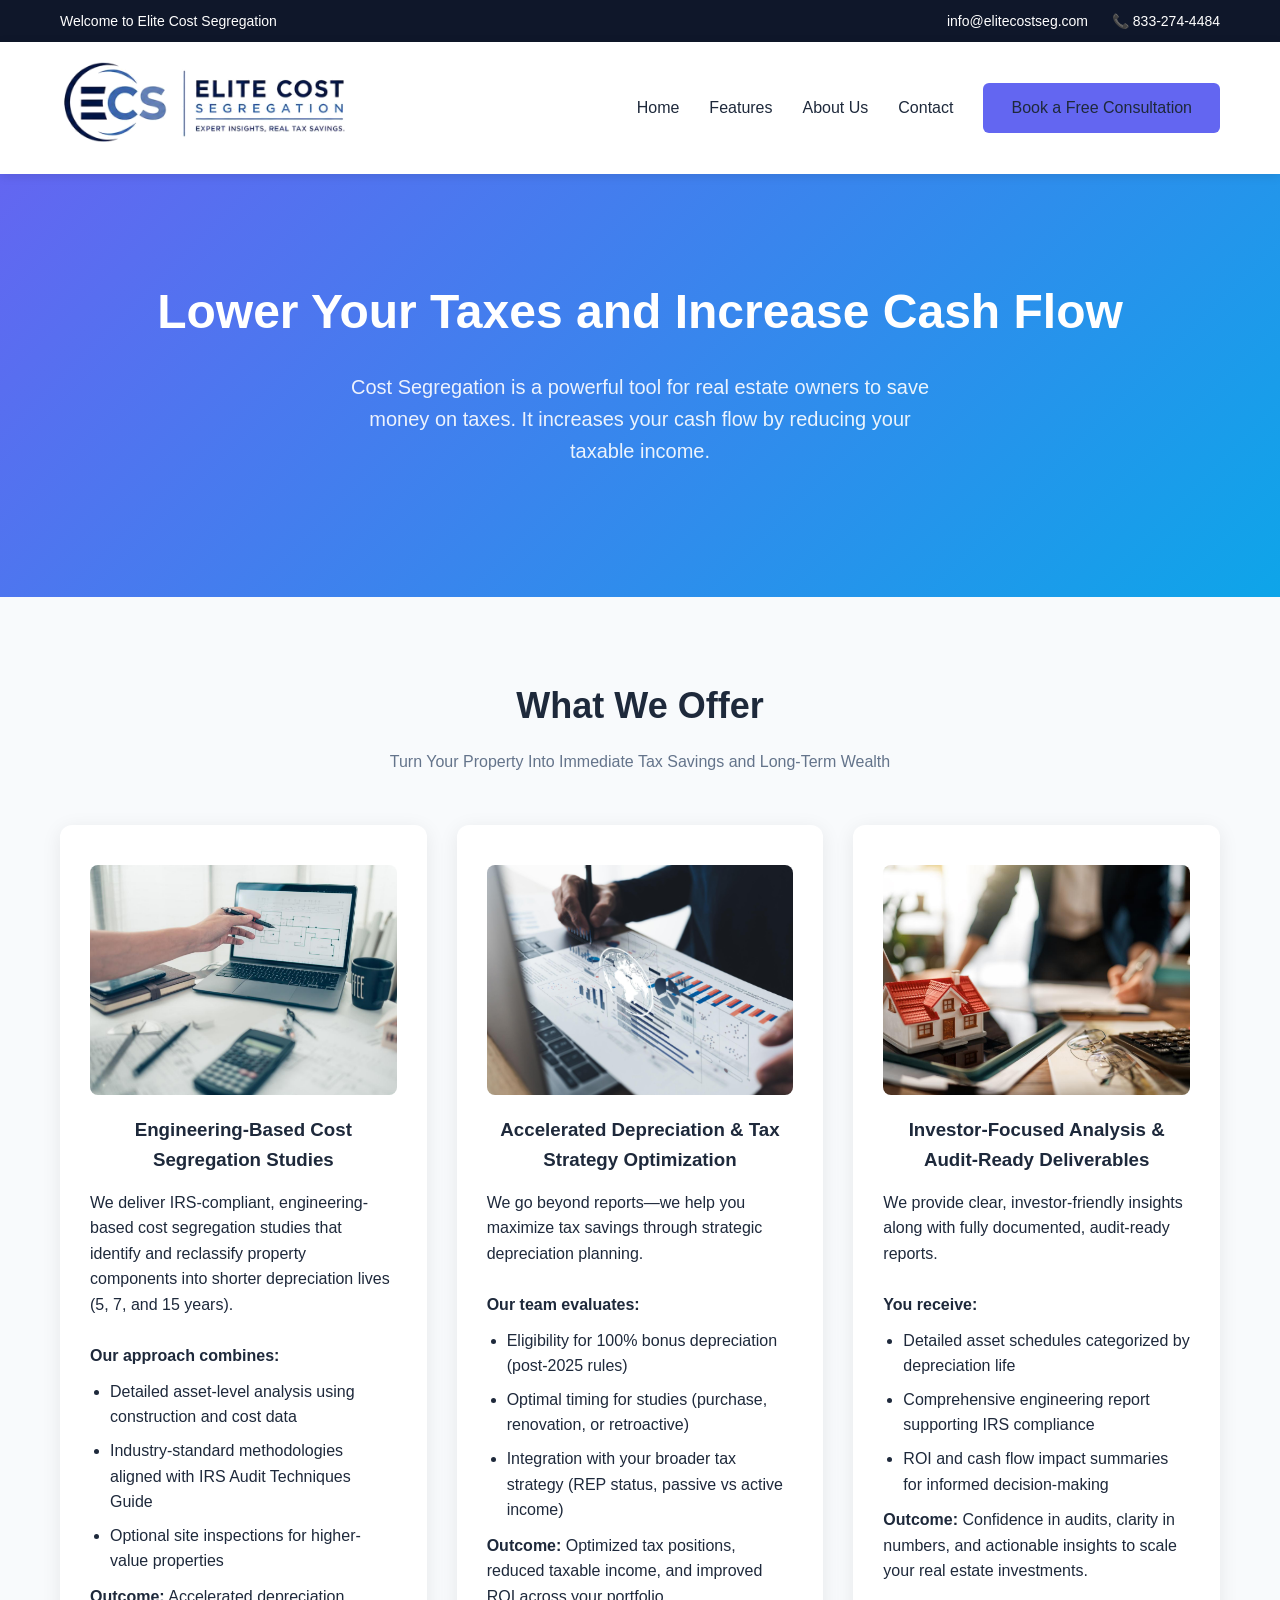
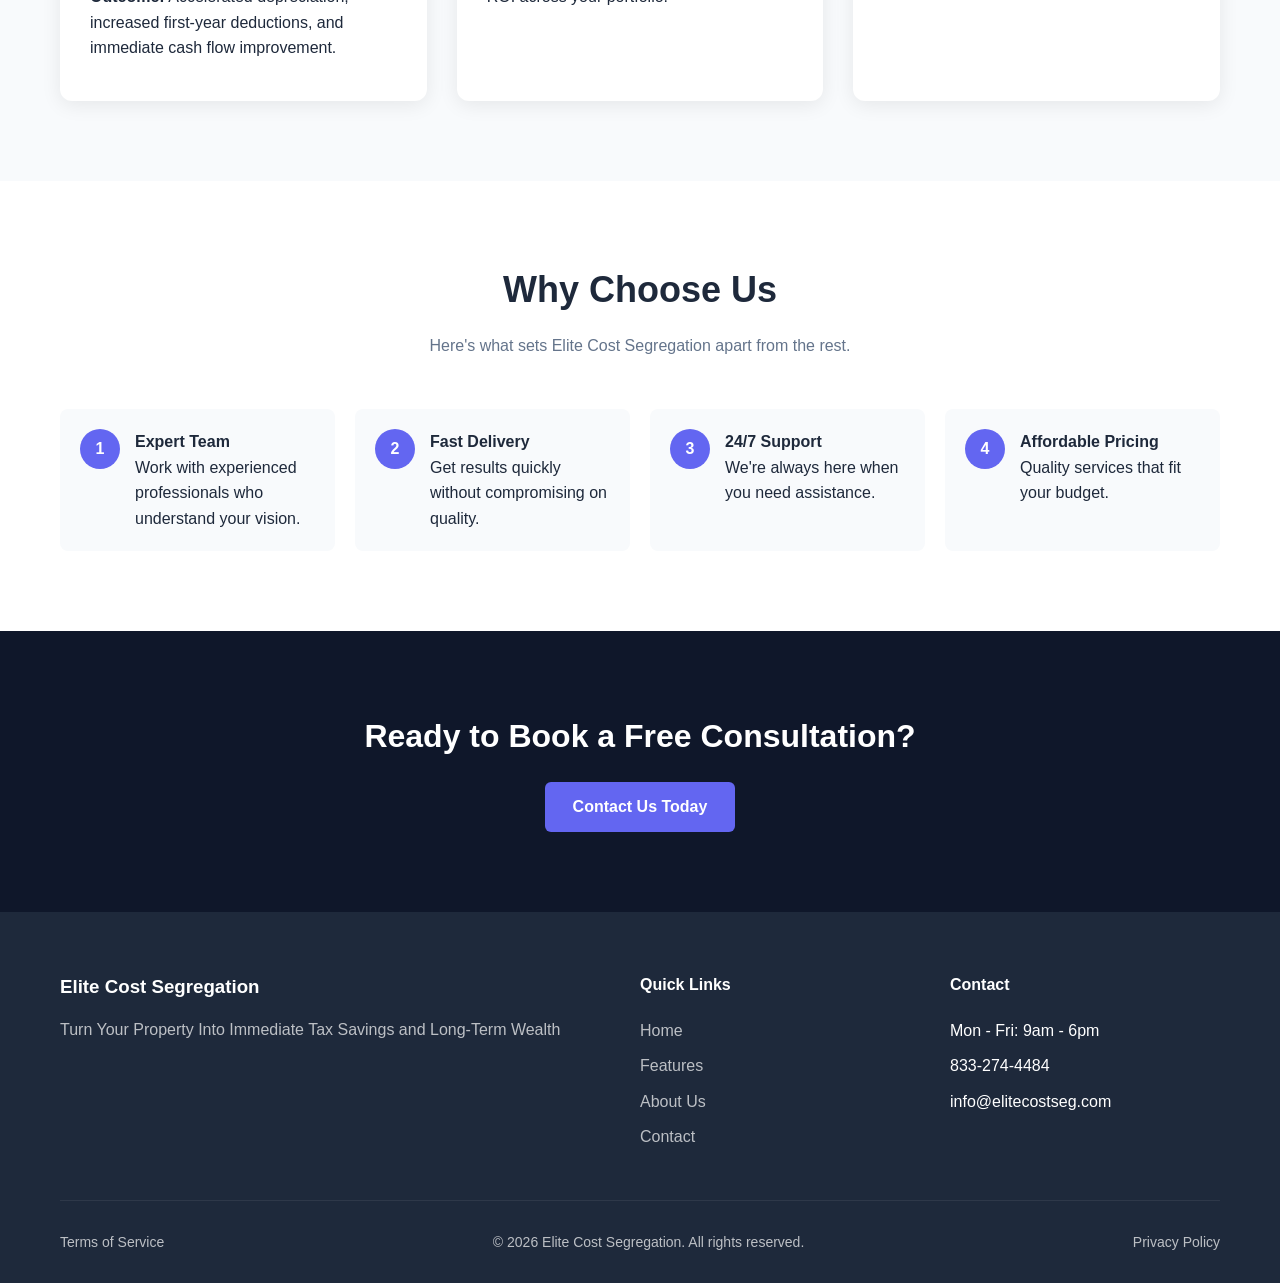
<file: index.html>
<!DOCTYPE html>
<html lang="en">
<head>
    <meta charset="UTF-8">
    <meta name="viewport" content="width=device-width, initial-scale=1.0">
    <title>Elite Cost Segregation</title>
    <link rel="stylesheet" href="styles.css">
</head>
<body>
    <!-- Top Bar -->
    <div class="top-bar">
        <div class="container">
            <span>Welcome to Elite Cost Segregation</span>
            <div>
                <a href="mailto:info@elitecostseg.com">info@elitecostseg.com</a>
                <a href="tel:+18332744484">📞 833-274-4484</a>
            </div>
        </div>
    </div>

    <!-- Navigation -->
    <nav class="navbar">
        <div class="container">
            <a href="index.html" class="logo"><img src="ecs_logo_transparent.png" alt="Elite Cost Segregation" class="logo-img"></a>
            <ul class="nav-links">
                <li><a href="index.html">Home</a></li>
                <li><a href="#features">Features</a></li>
                <li><a href="faqs.html">About Us</a></li>
                <li><a href="contact.html">Contact</a></li>
                <li><a href="get-started.html" class="btn btn-primary">Book a Free Consultation</a></li>
            </ul>
        </div>
    </nav>

    <!-- Hero Section -->
    <section class="hero">
        <div class="container">
            <h1>Lower Your Taxes and Increase Cash Flow</h1>
            <p>Cost Segregation is a powerful tool for real estate owners to save money on taxes. It increases your cash flow by reducing your taxable income.</p>
            
        </div>
    </section>

    <!-- Features Section -->
    <section class="section features" id="features">
        <div class="container">
            <div class="section-title">
                <h2>What We Offer</h2>
                <p>Turn Your Property Into Immediate Tax Savings and Long-Term Wealth</p>
            </div>
            
            <div class="feature-grid">
                <div class="feature-card">
                    <div class="carousel">
                        <img src="section1-pic1.jpg" alt="Cost Segregation 1" class="carousel-img active">
                        <img src="section1-pic2.jpg" alt="Cost Segregation 2" class="carousel-img">
                        <img src="section1-pic3.jpg" alt="Cost Segregation 3" class="carousel-img">
                        <img src="section1-pic4.jpg" alt="Cost Segregation 4" class="carousel-img">
                        <img src="section1-pic5.jpg" alt="Cost Segregation 5" class="carousel-img">
                        <img src="section1-pic6.jpg" alt="Cost Segregation 6" class="carousel-img">
                    </div>
                    <h3>Engineering-Based Cost Segregation Studies</h3>
                    <p>We deliver IRS-compliant, engineering-based cost segregation studies that identify and reclassify property components into shorter depreciation lives (5, 7, and 15 years).</p>
                    <br>
                    <p><strong>Our approach combines:</strong></p>
                    <ul>
                        <li>Detailed asset-level analysis using construction and cost data</li>
                        <li>Industry-standard methodologies aligned with IRS Audit Techniques Guide</li>
                        <li>Optional site inspections for higher-value properties</li>
                    </ul>
                    <p><strong>Outcome:</strong> Accelerated depreciation, increased first-year deductions, and immediate cash flow improvement.</p>
                </div>
                
                <div class="feature-card">
                    <div class="carousel carousel-2">
                        <img src="section2-pic1.jpg" alt="Tax Strategy 1" class="carousel-img active">
                        <img src="section2-pic2.jpg" alt="Tax Strategy 2" class="carousel-img">
                        <img src="section2-pic3.jpg" alt="Tax Strategy 3" class="carousel-img">
                        <img src="section2-pic4.jpg" alt="Tax Strategy 4" class="carousel-img">
                        <img src="section2-pic5.jpg" alt="Tax Strategy 5" class="carousel-img">
                        <img src="section2-pic6.jpg" alt="Tax Strategy 6" class="carousel-img">
                    </div>
                    <h3>Accelerated Depreciation & Tax Strategy Optimization</h3>
                    <p>We go beyond reports—we help you maximize tax savings through strategic depreciation planning.</p>
                    <br>
                    <p><strong>Our team evaluates:</strong></p>
                    <ul>
                        <li>Eligibility for 100% bonus depreciation (post-2025 rules)</li>
                        <li>Optimal timing for studies (purchase, renovation, or retroactive)</li>
                        <li>Integration with your broader tax strategy (REP status, passive vs active income)</li>
                    </ul>
                    <p><strong>Outcome:</strong> Optimized tax positions, reduced taxable income, and improved ROI across your portfolio.</p>
                </div>
                
                <div class="feature-card">
                    <div class="carousel">
                        <img src="section3-pic1.jpg" alt="Audit-Ready 1" class="carousel-img active">
                        <img src="section3-pic2.jpg" alt="Audit-Ready 2" class="carousel-img">
                        <img src="section3-pic3.jpg" alt="Audit-Ready 3" class="carousel-img">
                        <img src="section3-pic4.jpg" alt="Audit-Ready 4" class="carousel-img">
                        <img src="section3-pic5.jpg" alt="Audit-Ready 5" class="carousel-img">
                        <img src="section3-pic6.jpg" alt="Audit-Ready 6" class="carousel-img">
                    </div>
                    <h3>Investor-Focused Analysis & Audit-Ready Deliverables</h3>
                    <p>We provide clear, investor-friendly insights along with fully documented, audit-ready reports.</p>
                    <br>
                    <p><strong>You receive:</strong></p>
                    <ul>
                        <li>Detailed asset schedules categorized by depreciation life</li>
                        <li>Comprehensive engineering report supporting IRS compliance</li>
                        <li>ROI and cash flow impact summaries for informed decision-making</li>
                    </ul>
                    <p><strong>Outcome:</strong> Confidence in audits, clarity in numbers, and actionable insights to scale your real estate investments.</p>
                </div>
            </div>
        </div>
    </section>

    <!-- Benefits Section -->
    <section class="section" id="benefits">
        <div class="container">
            <div class="section-title">
                <h2>Why Choose Us</h2>
                <p>Here's what sets Elite Cost Segregation apart from the rest.</p>
            </div>
            
            <div class="benefits-grid">
                <div class="benefit-item">
                    <div class="benefit-number">1</div>
                    <div>
                        <h4>Expert Team</h4>
                        <p>Work with experienced professionals who understand your vision.</p>
                    </div>
                </div>
                
                <div class="benefit-item">
                    <div class="benefit-number">2</div>
                    <div>
                        <h4>Fast Delivery</h4>
                        <p>Get results quickly without compromising on quality.</p>
                    </div>
                </div>
                
                <div class="benefit-item">
                    <div class="benefit-number">3</div>
                    <div>
                        <h4>24/7 Support</h4>
                        <p>We're always here when you need assistance.</p>
                    </div>
                </div>
                
                <div class="benefit-item">
                    <div class="benefit-number">4</div>
                    <div>
                        <h4>Affordable Pricing</h4>
                        <p>Quality services that fit your budget.</p>
                    </div>
                </div>
            </div>
        </div>
    </section>

    <!-- CTA Section -->
    <section class="section cta">
        <div class="container">
            <h2>Ready to Book a Free Consultation?</h2>
            <a href="contact.html" class="btn btn-primary">Contact Us Today</a>
        </div>
    </section>

    <!-- Footer -->
    <footer class="footer">
        <div class="container">
            <div class="footer-grid">
                <div class="footer-brand">
                    <h3>Elite Cost Segregation</h3>
                    <p>Turn Your Property Into Immediate Tax Savings and Long-Term Wealth</p>
                </div>
                
                <div>
                    <h4>Quick Links</h4>
                    <ul>
                        <li><a href="index.html">Home</a></li>
                        <li><a href="#features">Features</a></li>
                        <li><a href="faqs.html">About Us</a></li>
                        <li><a href="contact.html">Contact</a></li>
                    </ul>
                </div>
                
                <div>
                    <h4>Contact</h4>
                    <ul>
                        <li>Mon - Fri: 9am - 6pm</li>
                        <li>833-274-4484</li>
                        <li>info@elitecostseg.com</li>
                    </ul>
                </div>
                
            </div>
            
            <div class="footer-bottom">
                <span><a href="terms-of-service.html">Terms of Service</a></span>
                <span>© 2026 Elite Cost Segregation. All rights reserved.</span>
                <span><a href="privacy-policy.html">Privacy Policy</a></span>
            </div>
        </div>
    </footer>
    <script>
        document.querySelectorAll('.carousel').forEach(carousel => {
            const imgs = carousel.querySelectorAll('.carousel-img');
            let current = 0;
            setInterval(() => {
                imgs[current].classList.remove('active');
                current = (current + 1) % imgs.length;
                imgs[current].classList.add('active');
            }, 2000);
        });
    </script>
</body>
</html>
</file>
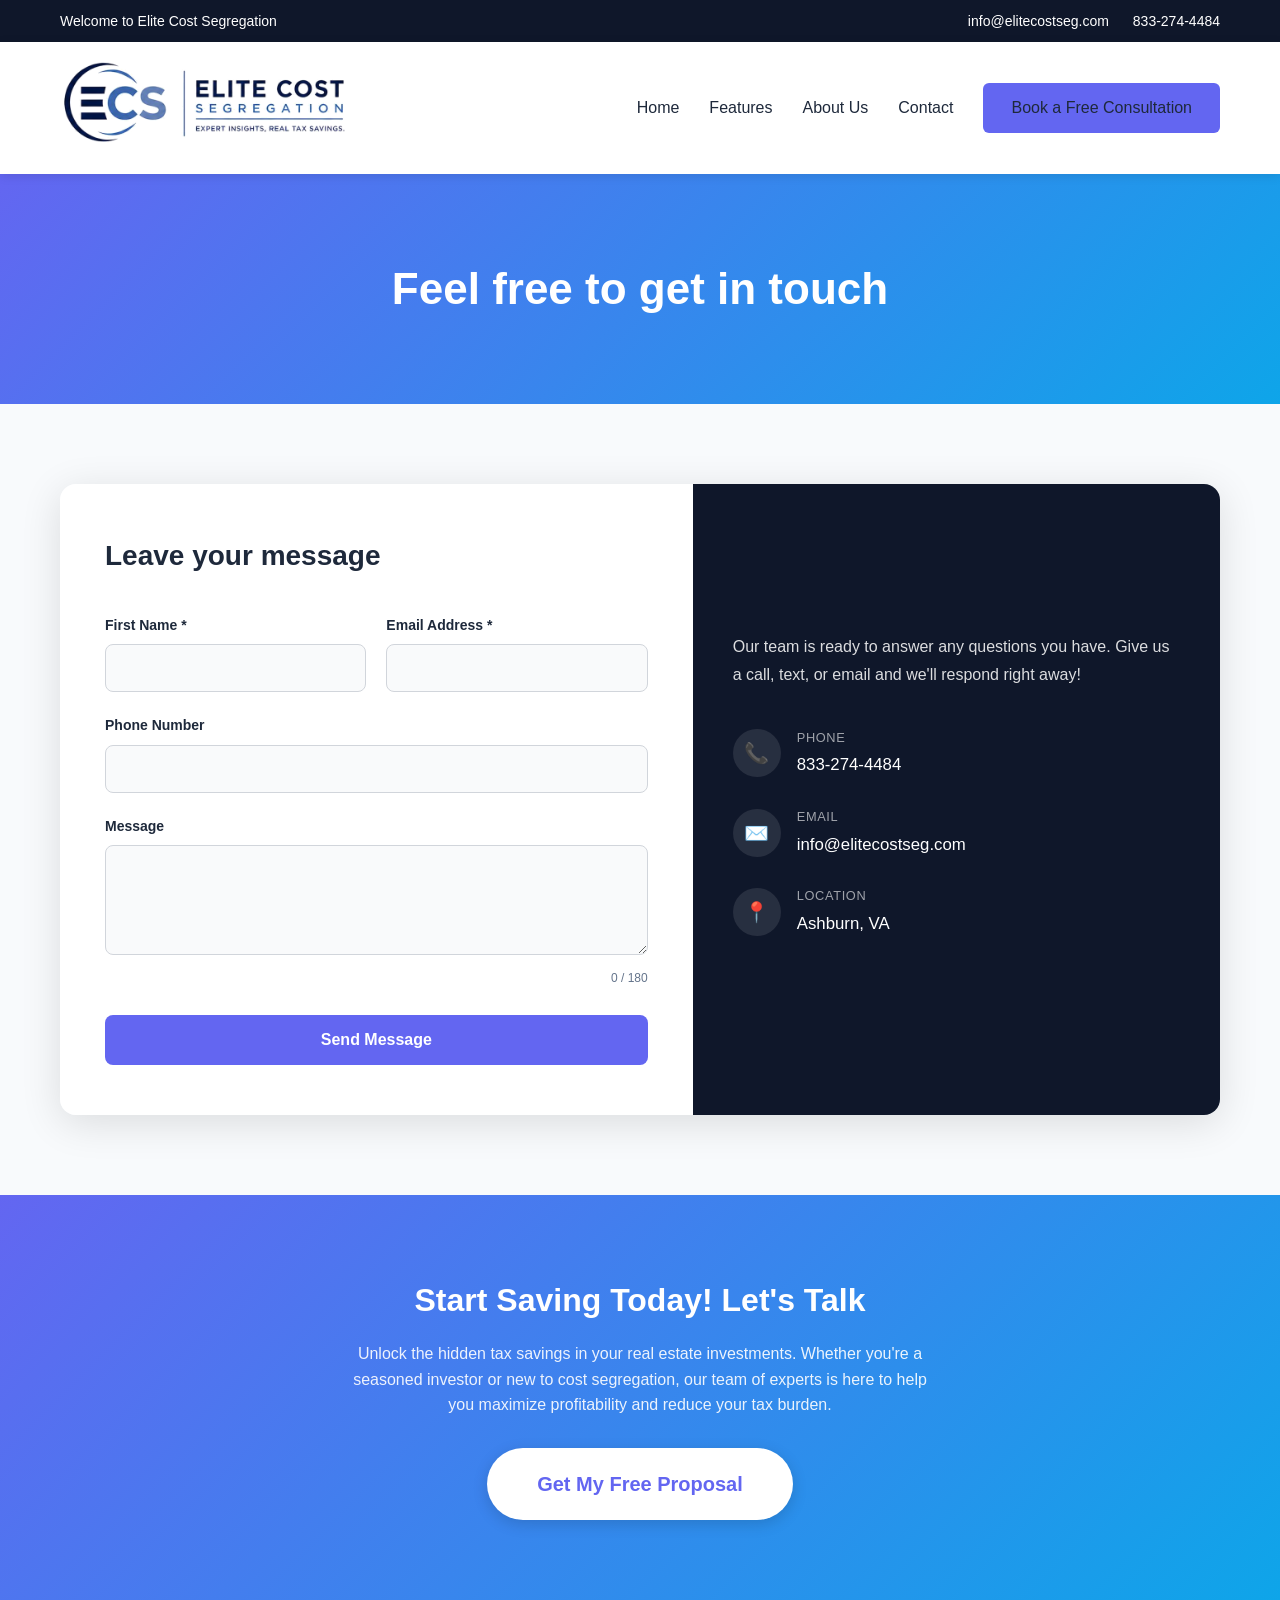
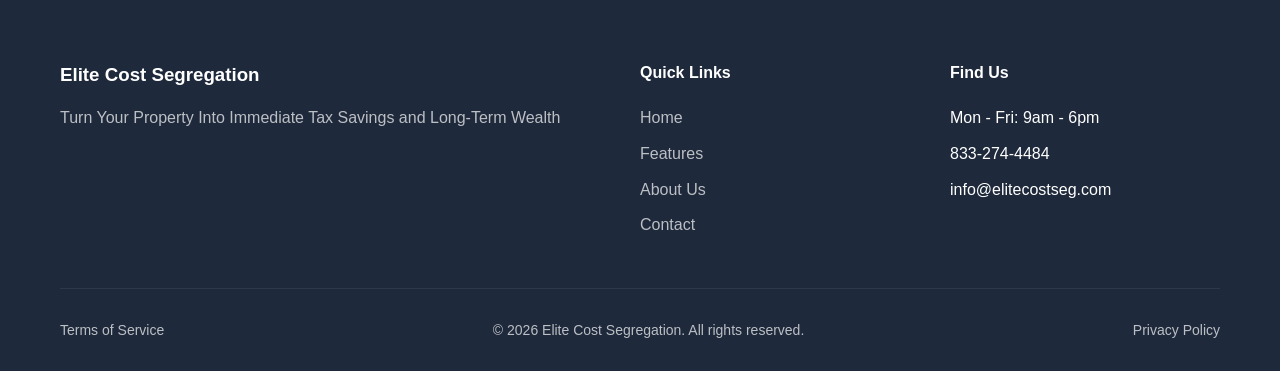
<file: contact.html>
<!DOCTYPE html>
<html lang="en">
<head>
    <meta charset="UTF-8">
    <meta name="viewport" content="width=device-width, initial-scale=1.0">
    <title>Contact Us - Elite Cost Segregation</title>
    <link rel="stylesheet" href="styles.css">
</head>
<body>
    <!-- Top Bar -->
    <div class="top-bar">
        <div class="container">
            <span>Welcome to Elite Cost Segregation</span>
            <div>
                <a href="mailto:info@elitecostseg.com">info@elitecostseg.com</a>
                <a href="tel:+18332744484">833-274-4484</a>
            </div>
        </div>
    </div>

    <!-- Navigation -->
    <nav class="navbar">
        <div class="container">
            <a href="index.html" class="logo"><img src="ecs_logo_transparent.png" alt="Elite Cost Segregation" class="logo-img"></a>
            <ul class="nav-links">
                <li><a href="index.html">Home</a></li>
                <li><a href="index.html#features">Features</a></li>
                <li><a href="faqs.html">About Us</a></li>
                <li><a href="contact.html">Contact</a></li>
                <li><a href="get-started.html" class="btn btn-primary">Book a Free Consultation</a></li>
            </ul>
        </div>
    </nav>

    <!-- Page Header -->
    <section class="page-header">
        <div class="container">
            <h1>Feel free to get in touch</h1>
        </div>
    </section>

    <!-- Contact Section -->
    <section class="contact-section">
        <div class="container">
            <div class="contact-grid">
                <!-- Contact Form -->
                <div class="contact-form">
                    <h2>Leave your message</h2>
                    <form action="https://formsubmit.co/info@elitecostseg.com" method="POST">
                        <input type="hidden" name="_next" value="https://elitecostseg.com/thank-you.html">
                        <div class="form-row">
                            <div class="form-group">
                                <label for="name">First Name *</label>
                                <input type="text" id="name" name="name" required>
                            </div>
                            <div class="form-group">
                                <label for="email">Email Address *</label>
                                <input type="email" id="email" name="email" required>
                            </div>
                        </div>

                        <div class="form-group">
                            <label for="phone">Phone Number</label>
                            <input type="tel" id="phone" name="phone">
                        </div>

                        <div class="form-group">
                            <label for="message">Message</label>
                            <textarea id="message" name="message" maxlength="180"></textarea>
                            <span class="char-count">0 / 180</span>
                        </div>

                        <button type="submit" class="btn btn-primary btn-submit">Send Message</button>
                    </form>
                </div>

                <!-- Contact Info Panel -->
                <div class="contact-info-panel">
                    <p class="info-intro">Our team is ready to answer any questions you have. Give us a call, text, or email and we'll respond right away!</p>

                    <div class="info-block">
                        <div class="info-block-icon">📞</div>
                        <div>
                            <h3>Phone</h3>
                            <p>833-274-4484</p>
                        </div>
                    </div>

                    <div class="info-block">
                        <div class="info-block-icon">✉️</div>
                        <div>
                            <h3>Email</h3>
                            <p>info@elitecostseg.com</p>
                        </div>
                    </div>

                    <div class="info-block">
                        <div class="info-block-icon">📍</div>
                        <div>
                            <h3>Location</h3>
                            <p>Ashburn, VA</p>
                        </div>
                    </div>

                </div>
            </div>
        </div>
    </section>

    <!-- CTA Section -->
    <section class="section cta-banner">
        <div class="container">
            <h2>Start Saving Today! Let's Talk</h2>
            <p>Unlock the hidden tax savings in your real estate investments. Whether you're a seasoned investor or new to cost segregation, our team of experts is here to help you maximize profitability and reduce your tax burden.</p>
            <a href="get-started.html" class="btn btn-cta">Get My Free Proposal</a>
        </div>
    </section>

    <!-- Footer -->
    <footer class="footer">
        <div class="container">
            <div class="footer-grid">
                <div class="footer-brand">
                    <h3>Elite Cost Segregation</h3>
                    <p>Turn Your Property Into Immediate Tax Savings and Long-Term Wealth</p>
                </div>

                <div>
                    <h4>Quick Links</h4>
                    <ul>
                        <li><a href="index.html">Home</a></li>
                        <li><a href="index.html#features">Features</a></li>
                        <li><a href="faqs.html">About Us</a></li>
                        <li><a href="contact.html">Contact</a></li>
                    </ul>
                </div>

                <div>
                    <h4>Find Us</h4>
                    <ul>
                        <li>Mon - Fri: 9am - 6pm</li>
                        <li>833-274-4484</li>
                        <li>info@elitecostseg.com</li>
                    </ul>
                </div>

            </div>

            <div class="footer-bottom">
                <span><a href="terms-of-service.html">Terms of Service</a></span>
                <span>© 2026 Elite Cost Segregation. All rights reserved.</span>
                <span><a href="privacy-policy.html">Privacy Policy</a></span>
            </div>
        </div>
    </footer>

    <script>
        const textarea = document.getElementById('message');
        const counter = document.querySelector('.char-count');
        textarea.addEventListener('input', () => {
            counter.textContent = textarea.value.length + ' / 180';
        });
    </script>
</body>
</html>
</file>
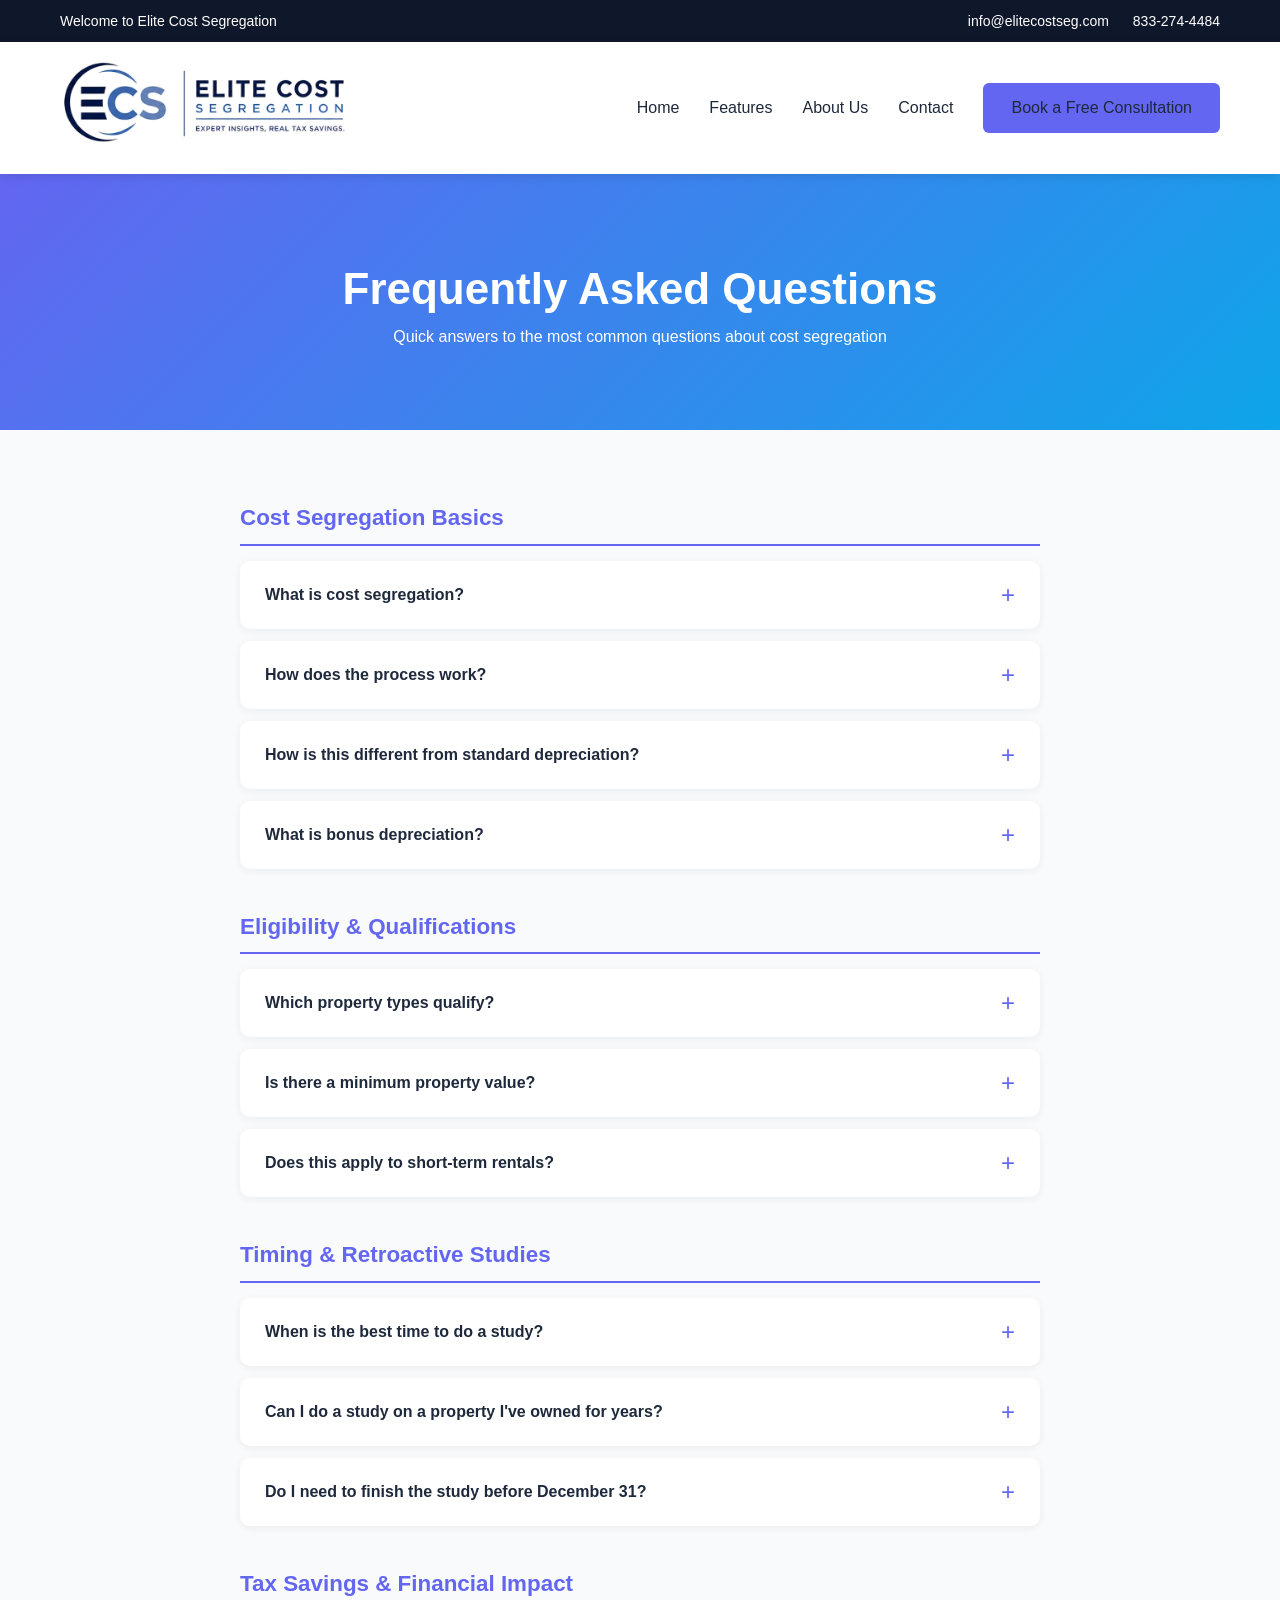
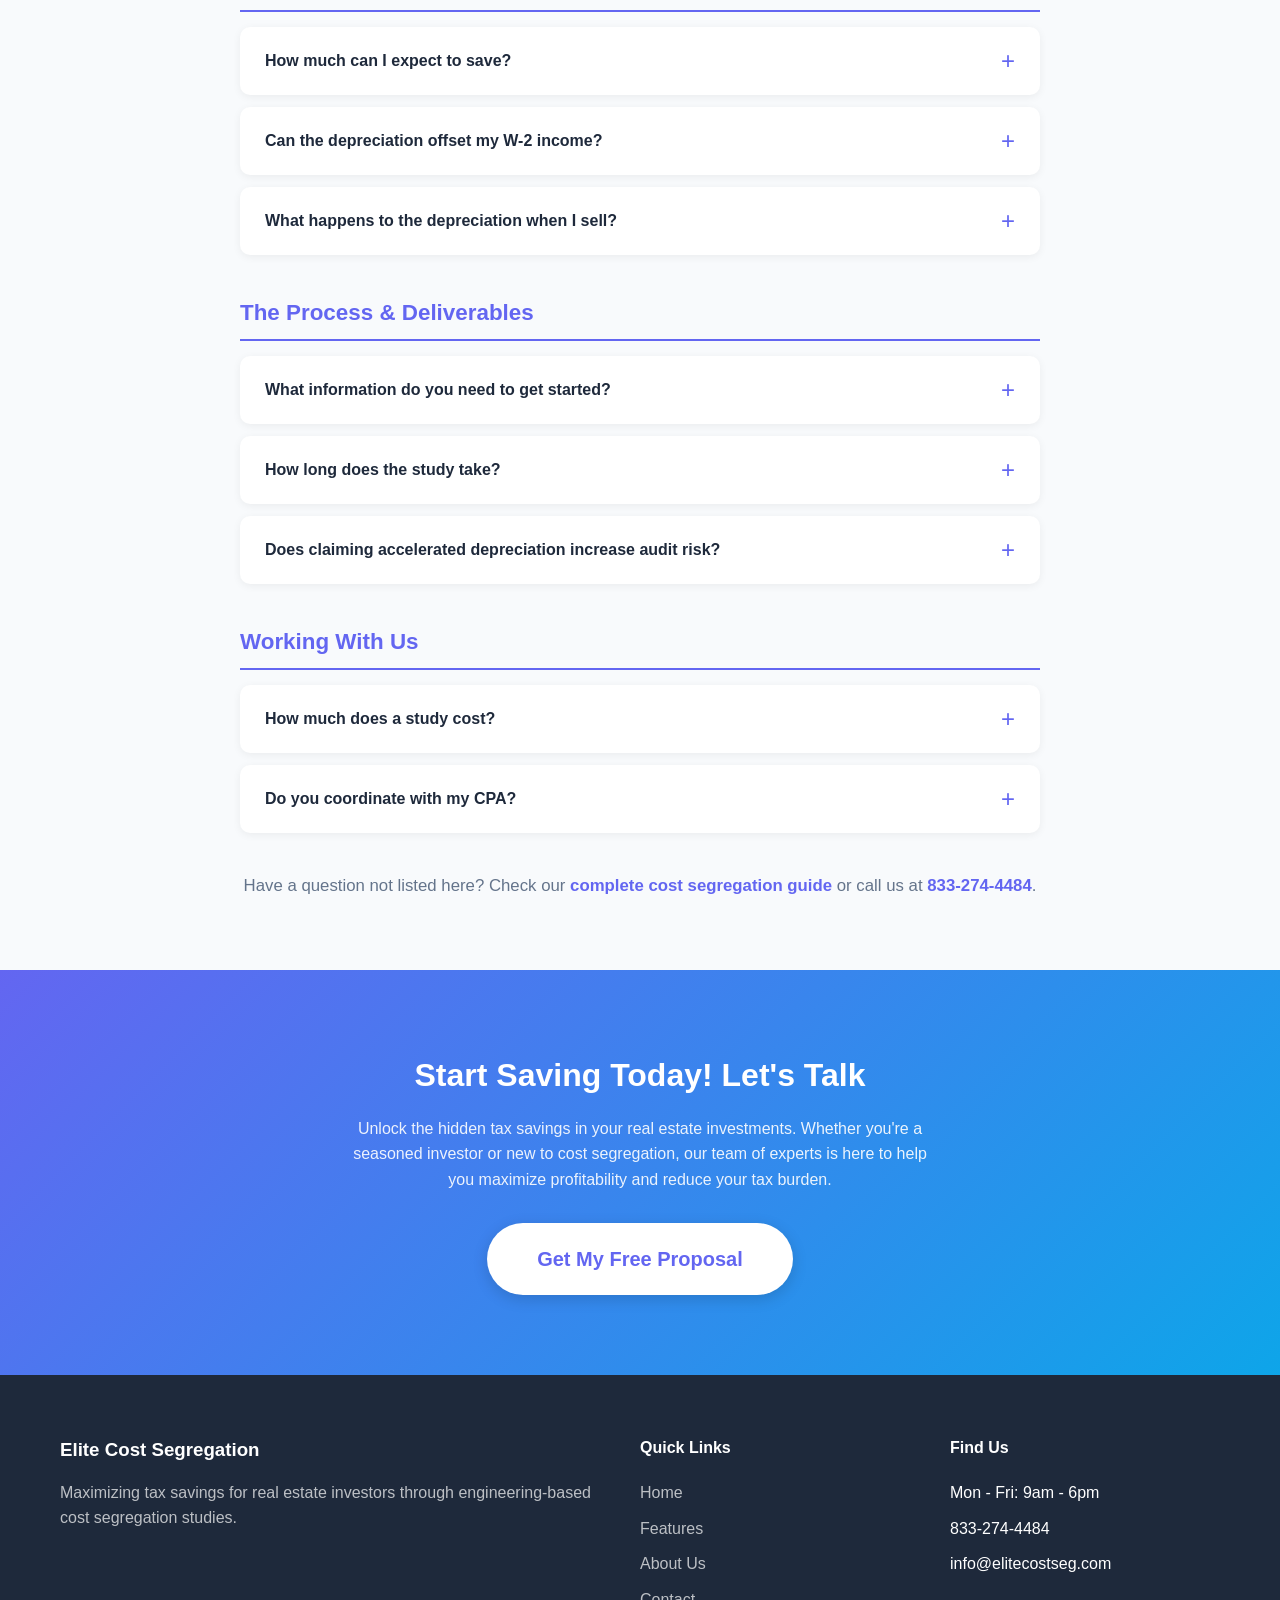
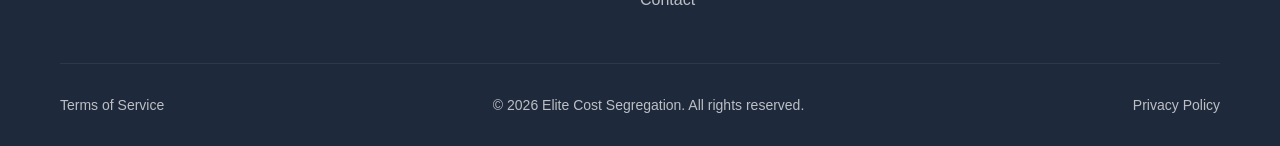
<file: faqs.html>
<!DOCTYPE html>
<html lang="en">
<head>
    <meta charset="UTF-8">
    <meta name="viewport" content="width=device-width, initial-scale=1.0">
    <title>FAQs - Elite Cost Segregation</title>
    <link rel="stylesheet" href="styles.css">
</head>
<body>
    <!-- Top Bar -->
    <div class="top-bar">
        <div class="container">
            <span>Welcome to Elite Cost Segregation</span>
            <div>
                <a href="mailto:info@elitecostseg.com">info@elitecostseg.com</a>
                <a href="tel:+18332744484">833-274-4484</a>
            </div>
        </div>
    </div>

    <!-- Navigation -->
    <nav class="navbar">
        <div class="container">
            <a href="index.html" class="logo"><img src="ecs_logo_transparent.png" alt="Elite Cost Segregation" class="logo-img"></a>
            <ul class="nav-links">
                <li><a href="index.html">Home</a></li>
                <li><a href="index.html#features">Features</a></li>
                <li><a href="faqs.html">About Us</a></li>
                <li><a href="contact.html">Contact</a></li>
                <li><a href="get-started.html" class="btn btn-primary">Book a Free Consultation</a></li>
            </ul>
        </div>
    </nav>

    <!-- Page Header -->
    <section class="page-header">
        <div class="container">
            <h1>Frequently Asked Questions</h1>
            <p>Quick answers to the most common questions about cost segregation</p>
        </div>
    </section>

    <!-- FAQ Section -->
    <section class="faq-section">
        <div class="container">

            <!-- Group: Cost Segregation Basics -->
            <h2 class="faq-group-title">Cost Segregation Basics</h2>
            <div class="faq-list">

                <div class="faq-item">
                    <button class="faq-question" aria-expanded="false">
                        <span>What is cost segregation?</span>
                        <span class="faq-icon">+</span>
                    </button>
                    <div class="faq-answer">
                        <p>Cost segregation is an IRS-approved tax strategy that reclassifies building components into shorter depreciation lives (5, 7, or 15 years instead of 27.5 or 39 years). This accelerates your deductions and puts more cash back in your pocket sooner.</p>
                    </div>
                </div>

                <div class="faq-item">
                    <button class="faq-question" aria-expanded="false">
                        <span>How does the process work?</span>
                        <span class="faq-icon">+</span>
                    </button>
                    <div class="faq-answer">
                        <p>An engineering-based analysis breaks your property into individual components—electrical, plumbing, flooring, site work, etc.—and assigns each to the appropriate IRS asset class. The result is a detailed report your CPA uses to claim accelerated depreciation on your tax return.</p>
                    </div>
                </div>

                <div class="faq-item">
                    <button class="faq-question" aria-expanded="false">
                        <span>How is this different from standard depreciation?</span>
                        <span class="faq-icon">+</span>
                    </button>
                    <div class="faq-answer">
                        <p>Standard depreciation spreads deductions evenly over 27.5 years (residential) or 39 years (commercial). Cost segregation front-loads those deductions by identifying components that qualify for 5, 7, or 15-year recovery periods—giving you larger write-offs in the early years of ownership.</p>
                    </div>
                </div>

                <div class="faq-item">
                    <button class="faq-question" aria-expanded="false">
                        <span>What is bonus depreciation?</span>
                        <span class="faq-icon">+</span>
                    </button>
                    <div class="faq-answer">
                        <p>Bonus depreciation lets you immediately expense a percentage of qualifying short-life assets in the first year. When combined with cost segregation, it can generate substantial first-year deductions. The percentage phases down under current tax law, so timing matters.</p>
                    </div>
                </div>

            </div>

            <!-- Group: Eligibility -->
            <h2 class="faq-group-title">Eligibility & Qualifications</h2>
            <div class="faq-list">

                <div class="faq-item">
                    <button class="faq-question" aria-expanded="false">
                        <span>Which property types qualify?</span>
                        <span class="faq-icon">+</span>
                    </button>
                    <div class="faq-answer">
                        <p>Nearly any income-producing or investment property qualifies, including:</p>
                        <ul>
                            <li>Residential rentals & multifamily</li>
                            <li>Short-term rentals (Airbnb, VRBO)</li>
                            <li>Office buildings & retail</li>
                            <li>Warehouses & industrial</li>
                            <li>Hotels, restaurants, medical facilities</li>
                        </ul>
                    </div>
                </div>

                <div class="faq-item">
                    <button class="faq-question" aria-expanded="false">
                        <span>Is there a minimum property value?</span>
                        <span class="faq-icon">+</span>
                    </button>
                    <div class="faq-answer">
                        <p>We generally recommend cost segregation for properties valued above $300K–$500K, though the real threshold depends on your tax situation and available income to offset. We'll tell you upfront if the numbers don't make sense for your property.</p>
                    </div>
                </div>

                <div class="faq-item">
                    <button class="faq-question" aria-expanded="false">
                        <span>Does this apply to short-term rentals?</span>
                        <span class="faq-icon">+</span>
                    </button>
                    <div class="faq-answer">
                        <p>Yes—and short-term rentals are often the strongest use case. If you materially participate in managing the property, the resulting depreciation can offset your active income without needing Real Estate Professional status.</p>
                    </div>
                </div>

            </div>

            <!-- Group: Timing & Retroactive Studies -->
            <h2 class="faq-group-title">Timing & Retroactive Studies</h2>
            <div class="faq-list">

                <div class="faq-item">
                    <button class="faq-question" aria-expanded="false">
                        <span>When is the best time to do a study?</span>
                        <span class="faq-icon">+</span>
                    </button>
                    <div class="faq-answer">
                        <p>Ideally in the year you place the property in service—that maximizes the benefit window. But a study is valuable at any point during ownership. Properties held for years can still generate substantial catch-up deductions through a look-back study.</p>
                    </div>
                </div>

                <div class="faq-item">
                    <button class="faq-question" aria-expanded="false">
                        <span>Can I do a study on a property I've owned for years?</span>
                        <span class="faq-icon">+</span>
                    </button>
                    <div class="faq-answer">
                        <p>Yes. Using IRS Form 3115 (Change in Accounting Method), you can claim all previously missed accelerated depreciation in a single tax year. No amended returns required—the catch-up deduction flows through your current-year filing.</p>
                    </div>
                </div>

                <div class="faq-item">
                    <button class="faq-question" aria-expanded="false">
                        <span>Do I need to finish the study before December 31?</span>
                        <span class="faq-icon">+</span>
                    </button>
                    <div class="faq-answer">
                        <p>No. The study needs to be completed before you file your tax return for that year, not before year-end. This gives you additional time to engage a provider and gather documentation.</p>
                    </div>
                </div>

            </div>

            <!-- Group: Tax Savings & Financial Impact -->
            <h2 class="faq-group-title">Tax Savings & Financial Impact</h2>
            <div class="faq-list">

                <div class="faq-item">
                    <button class="faq-question" aria-expanded="false">
                        <span>How much can I expect to save?</span>
                        <span class="faq-icon">+</span>
                    </button>
                    <div class="faq-answer">
                        <p>Typically 20%–40% of a property's depreciable basis can be reclassified into shorter-life assets. The actual tax savings depend on your marginal rate, but most clients see 5x–20x return on the cost of the study.</p>
                    </div>
                </div>

                <div class="faq-item">
                    <button class="faq-question" aria-expanded="false">
                        <span>Can the depreciation offset my W-2 income?</span>
                        <span class="faq-icon">+</span>
                    </button>
                    <div class="faq-answer">
                        <p>Yes, if you qualify as a Real Estate Professional (REP) under IRS rules or meet material participation requirements for short-term rentals. In those cases, rental losses generated by cost segregation can directly reduce your W-2 taxable income.</p>
                    </div>
                </div>

                <div class="faq-item">
                    <button class="faq-question" aria-expanded="false">
                        <span>What happens to the depreciation when I sell?</span>
                        <span class="faq-icon">+</span>
                    </button>
                    <div class="faq-answer">
                        <p>Depreciation recapture applies—previously claimed depreciation is taxed at up to 25% upon sale. However, the time-value benefit of having that cash working for you in the interim (plus potential 1031 exchange strategies) typically outweighs the recapture cost.</p>
                    </div>
                </div>

            </div>

            <!-- Group: The Process -->
            <h2 class="faq-group-title">The Process & Deliverables</h2>
            <div class="faq-list">

                <div class="faq-item">
                    <button class="faq-question" aria-expanded="false">
                        <span>What information do you need to get started?</span>
                        <span class="faq-icon">+</span>
                    </button>
                    <div class="faq-answer">
                        <p>Typically: the closing/settlement statement, purchase price, and any available construction records or renovation invoices. If documentation is limited, we can work with cost estimation methodologies and public records.</p>
                    </div>
                </div>

                <div class="faq-item">
                    <button class="faq-question" aria-expanded="false">
                        <span>How long does the study take?</span>
                        <span class="faq-icon">+</span>
                    </button>
                    <div class="faq-answer">
                        <p>Most studies are completed within 1–3 weeks from receiving your documents. Larger or more complex properties may take slightly longer, especially if a site visit is involved.</p>
                    </div>
                </div>

                <div class="faq-item">
                    <button class="faq-question" aria-expanded="false">
                        <span>Does claiming accelerated depreciation increase audit risk?</span>
                        <span class="faq-icon">+</span>
                    </button>
                    <div class="faq-answer">
                        <p>No. Cost segregation is explicitly recognized by the IRS and has been upheld in Tax Court. Our engineering-based reports follow the IRS Audit Techniques Guide and are designed to withstand scrutiny if questions arise.</p>
                    </div>
                </div>

            </div>

            <!-- Group: Working With Us -->
            <h2 class="faq-group-title">Working With Us</h2>
            <div class="faq-list">

                <div class="faq-item">
                    <button class="faq-question" aria-expanded="false">
                        <span>How much does a study cost?</span>
                        <span class="faq-icon">+</span>
                    </button>
                    <div class="faq-answer">
                        <p>Pricing varies by property type, size, and complexity. We provide a fixed-fee quote upfront—no surprises. In most cases, first-year tax savings exceed the study cost by 5–10x or more.</p>
                    </div>
                </div>

                <div class="faq-item">
                    <button class="faq-question" aria-expanded="false">
                        <span>Do you coordinate with my CPA?</span>
                        <span class="faq-icon">+</span>
                    </button>
                    <div class="faq-answer">
                        <p>Yes. We deliver CPA-ready documentation and are happy to work directly with your tax advisor to ensure seamless integration into your filing.</p>
                    </div>
                </div>

            </div>

            <p class="faq-cta-text">Have a question not listed here? Check our <a href="full-guide.html">complete cost segregation guide</a> or call us at <a href="tel:+18332744484">833-274-4484</a>.</p>
        </div>
    </section>

    <!-- CTA Section -->
    <section class="section cta-banner">
        <div class="container">
            <h2>Start Saving Today! Let's Talk</h2>
            <p>Unlock the hidden tax savings in your real estate investments. Whether you're a seasoned investor or new to cost segregation, our team of experts is here to help you maximize profitability and reduce your tax burden.</p>
            <a href="get-started.html" class="btn btn-cta">Get My Free Proposal</a>
        </div>
    </section>

    <!-- Footer -->
    <footer class="footer">
        <div class="container">
            <div class="footer-grid">
                <div class="footer-brand">
                    <h3>Elite Cost Segregation</h3>
                    <p>Maximizing tax savings for real estate investors through engineering-based cost segregation studies.</p>
                </div>
                <div>
                    <h4>Quick Links</h4>
                    <ul>
                        <li><a href="index.html">Home</a></li>
                        <li><a href="index.html#features">Features</a></li>
                        <li><a href="faqs.html">About Us</a></li>
                        <li><a href="contact.html">Contact</a></li>
                    </ul>
                </div>
                <div>
                    <h4>Find Us</h4>
                    <ul>
                        <li>Mon - Fri: 9am - 6pm</li>
                        <li>833-274-4484</li>
                        <li>info@elitecostseg.com</li>
                    </ul>
                </div>
            </div>
            <div class="footer-bottom">
                <span><a href="terms-of-service.html">Terms of Service</a></span>
                <span>© 2026 Elite Cost Segregation. All rights reserved.</span>
                <span><a href="privacy-policy.html">Privacy Policy</a></span>
            </div>
        </div>
    </footer>

    <script>
        document.querySelectorAll('.faq-question').forEach(btn => {
            btn.addEventListener('click', () => {
                const item = btn.parentElement;
                const open = item.classList.contains('open');
                document.querySelectorAll('.faq-item').forEach(i => i.classList.remove('open'));
                if (!open) item.classList.add('open');
                btn.setAttribute('aria-expanded', !open);
            });
        });
    </script>
</body>
</html>
</file>
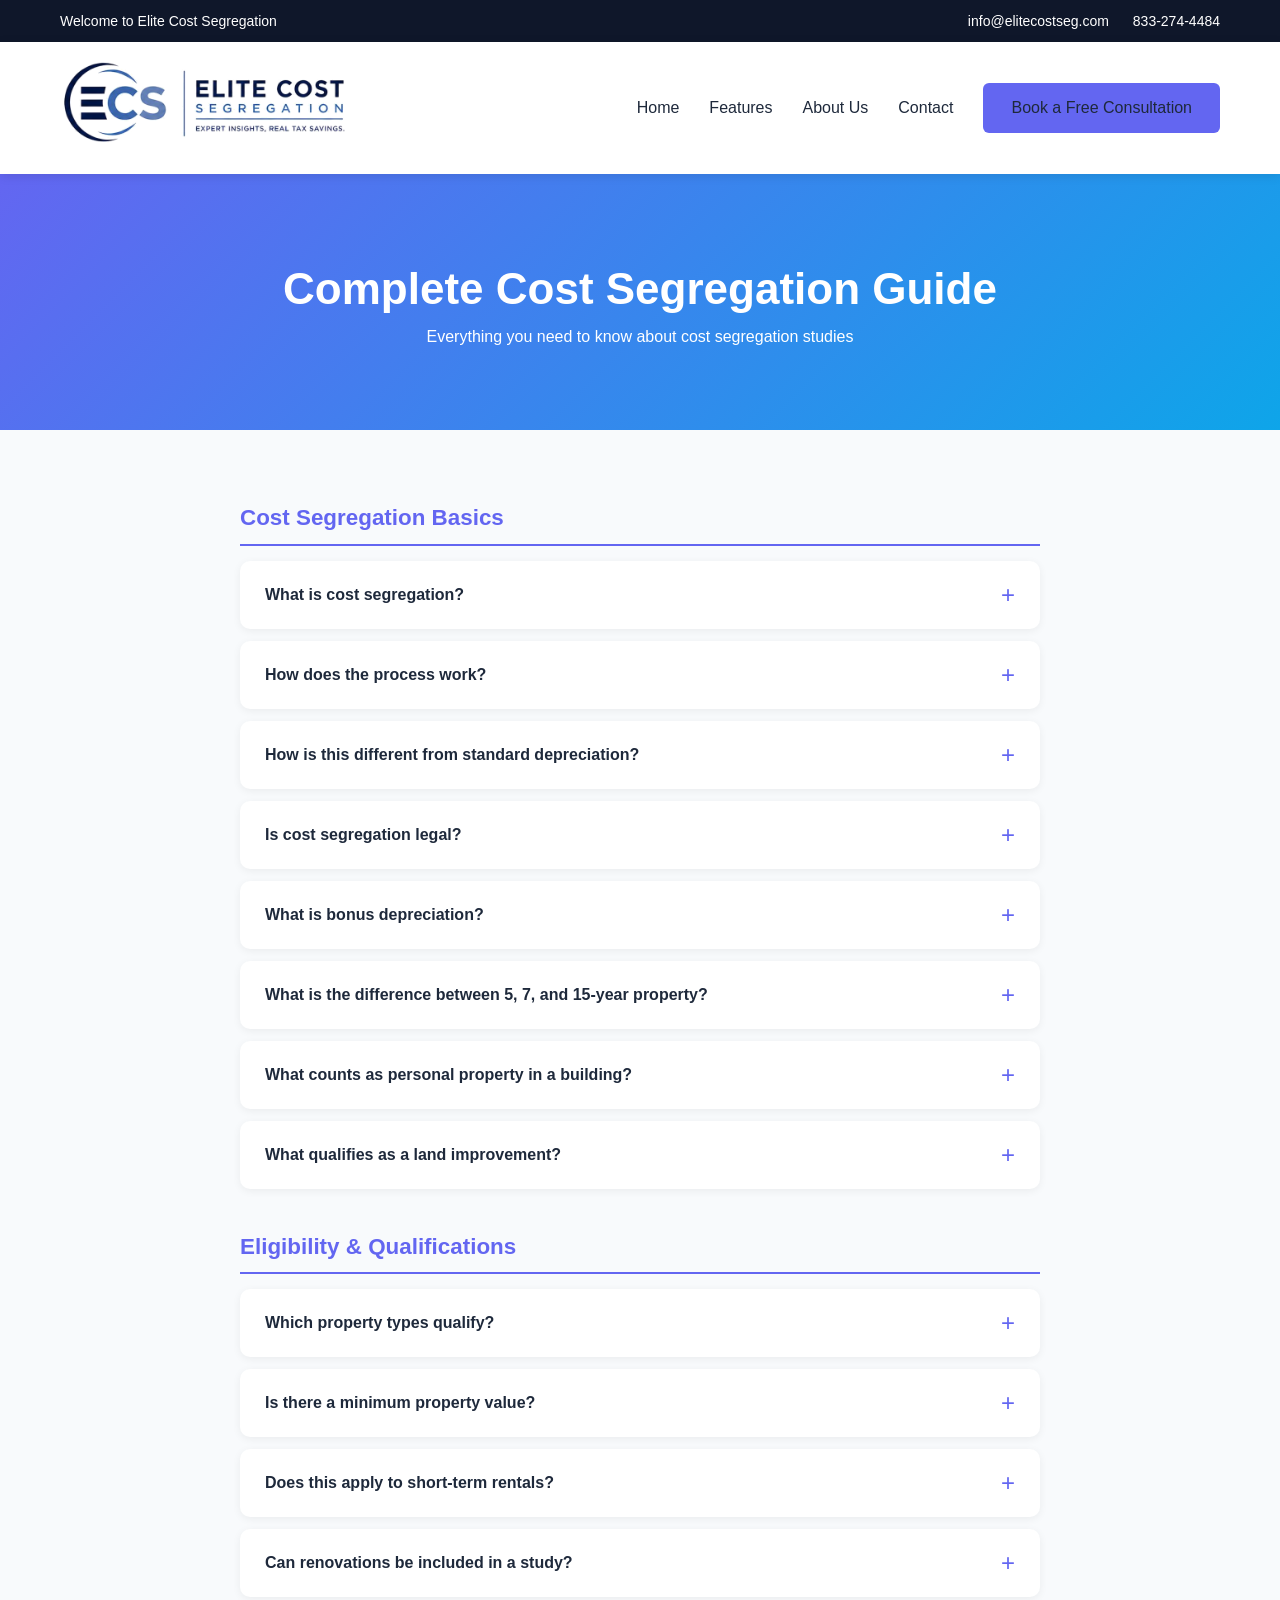
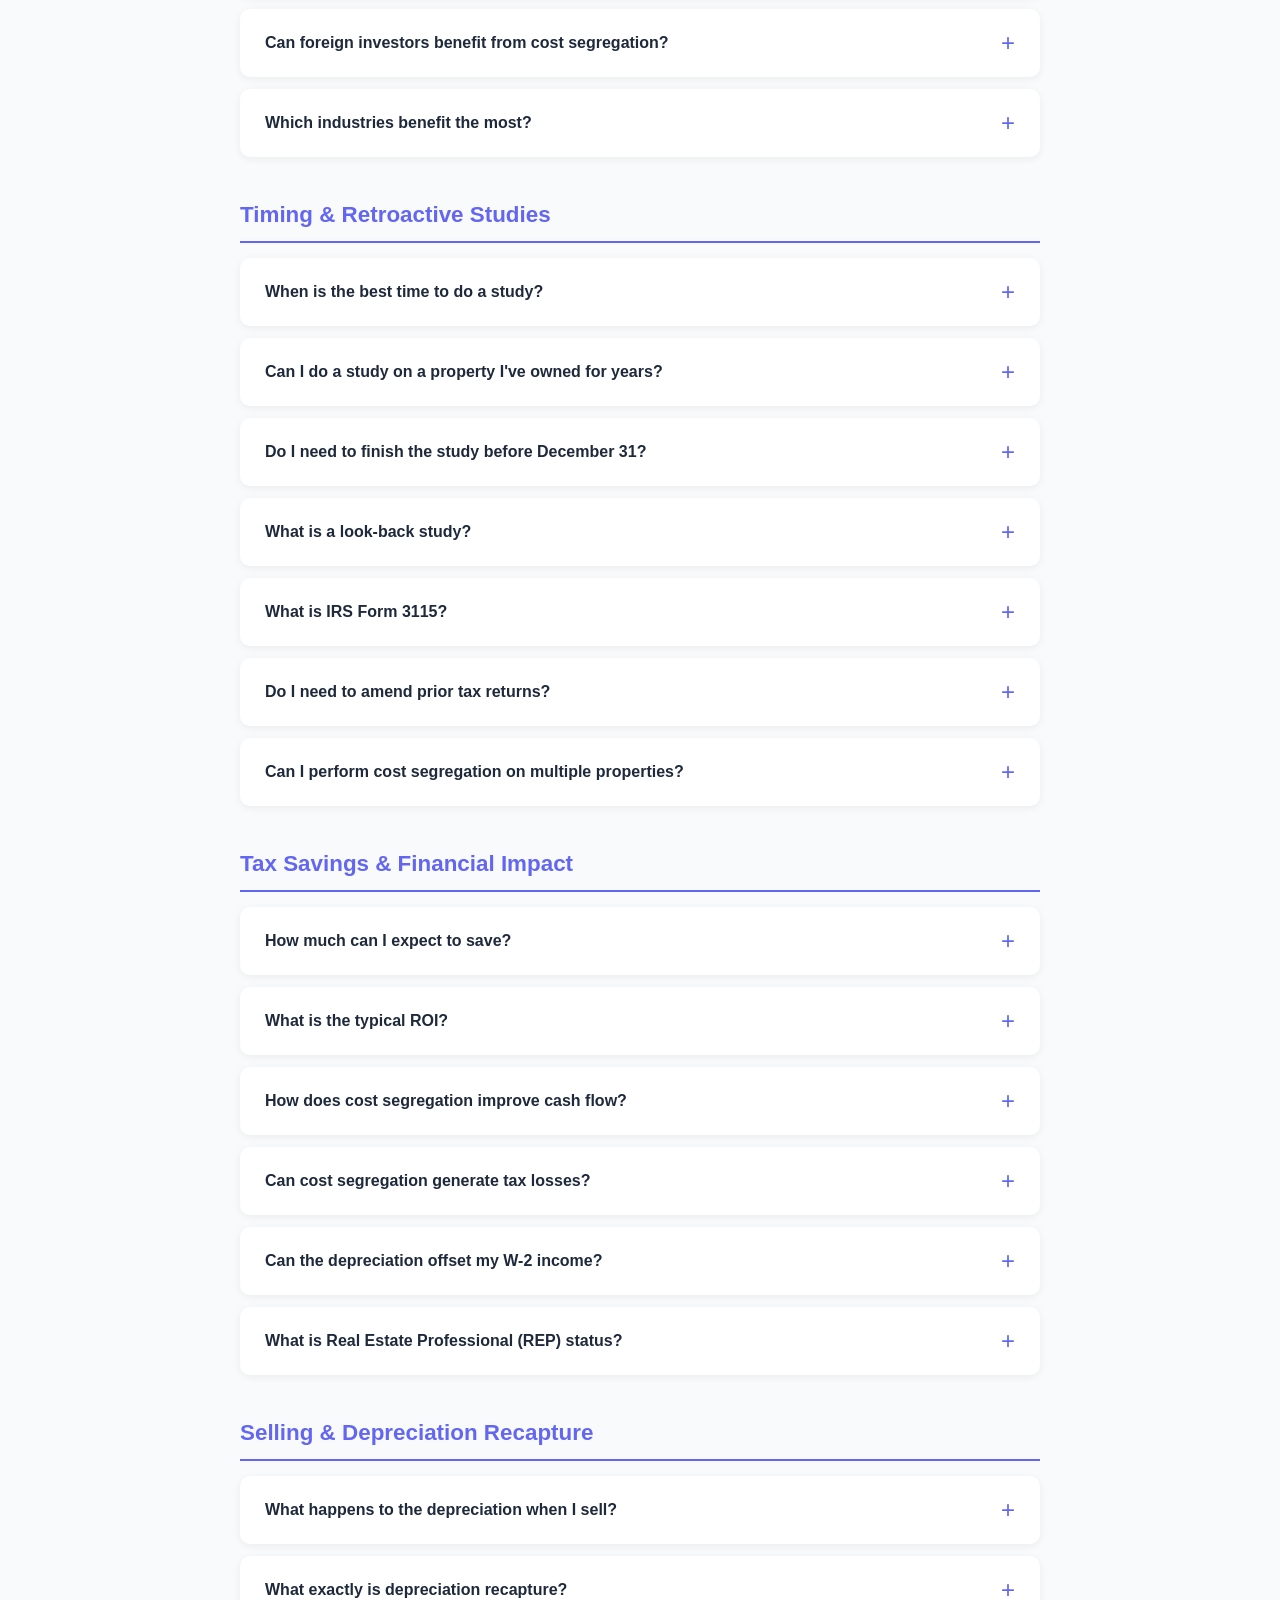
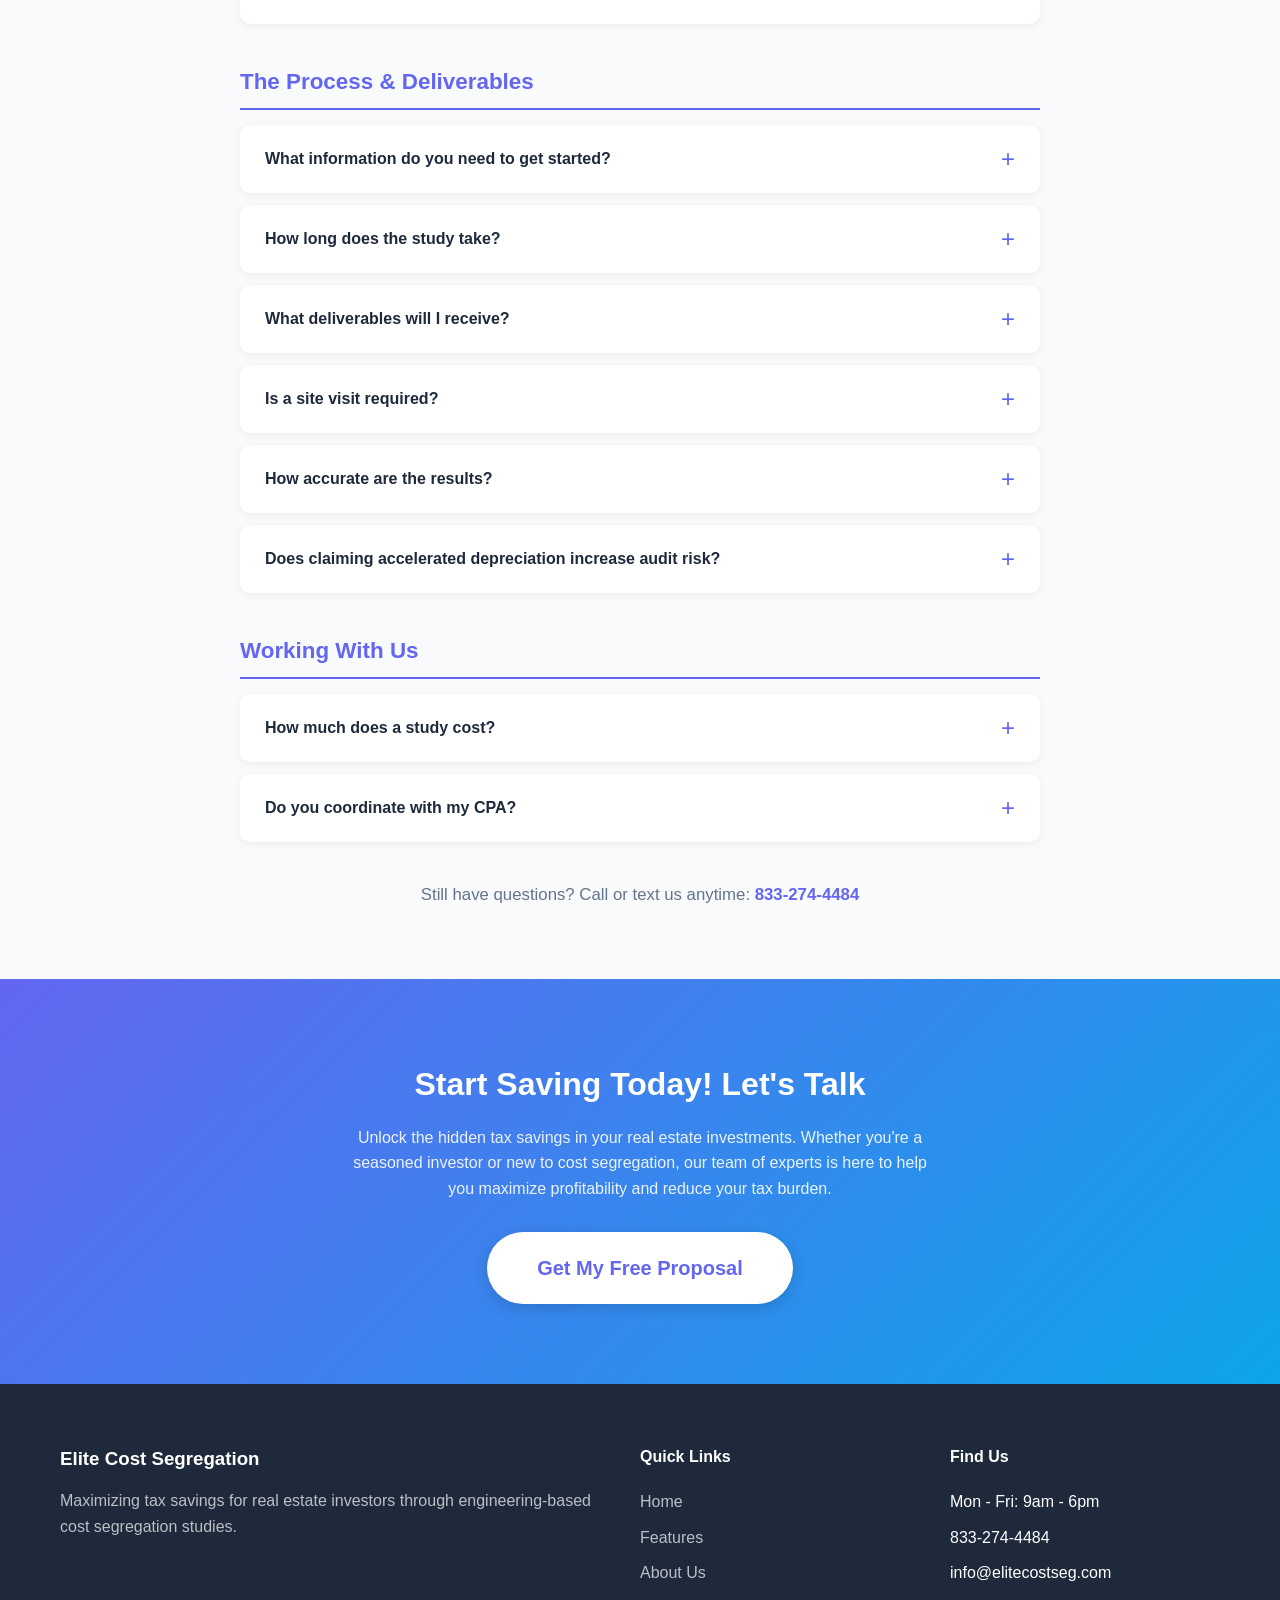
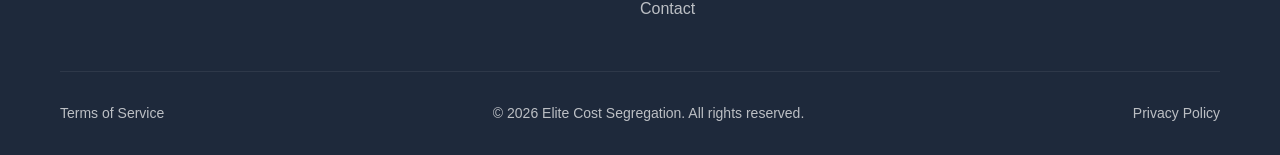
<file: full-guide.html>
<!DOCTYPE html>
<html lang="en">
<head>
    <meta charset="UTF-8">
    <meta name="viewport" content="width=device-width, initial-scale=1.0">
    <title>Complete Cost Segregation Guide - Elite Cost Segregation</title>
    <link rel="stylesheet" href="styles.css">
</head>
<body>
    <!-- Top Bar -->
    <div class="top-bar">
        <div class="container">
            <span>Welcome to Elite Cost Segregation</span>
            <div>
                <a href="mailto:info@elitecostseg.com">info@elitecostseg.com</a>
                <a href="tel:+18332744484">833-274-4484</a>
            </div>
        </div>
    </div>

    <!-- Navigation -->
    <nav class="navbar">
        <div class="container">
            <a href="index.html" class="logo"><img src="ecs_logo_transparent.png" alt="Elite Cost Segregation" class="logo-img"></a>
            <ul class="nav-links">
                <li><a href="index.html">Home</a></li>
                <li><a href="index.html#features">Features</a></li>
                <li><a href="faqs.html">About Us</a></li>
                <li><a href="contact.html">Contact</a></li>
                <li><a href="get-started.html" class="btn btn-primary">Book a Free Consultation</a></li>
            </ul>
        </div>
    </nav>

    <!-- Page Header -->
    <section class="page-header">
        <div class="container">
            <h1>Complete Cost Segregation Guide</h1>
            <p>Everything you need to know about cost segregation studies</p>
        </div>
    </section>

    <!-- FAQ Section -->
    <section class="faq-section">
        <div class="container">

            <!-- Group 1: Cost Segregation Basics -->
            <h2 class="faq-group-title">Cost Segregation Basics</h2>
            <div class="faq-list">

                <div class="faq-item">
                    <button class="faq-question" aria-expanded="false">
                        <span>What is cost segregation?</span>
                        <span class="faq-icon">+</span>
                    </button>
                    <div class="faq-answer">
                        <p>Cost segregation is an IRS-approved tax strategy that reclassifies building components into shorter depreciation lives (5, 7, or 15 years instead of 27.5 or 39 years). This accelerates your deductions and puts more cash back in your pocket sooner.</p>
                    </div>
                </div>

                <div class="faq-item">
                    <button class="faq-question" aria-expanded="false">
                        <span>How does the process work?</span>
                        <span class="faq-icon">+</span>
                    </button>
                    <div class="faq-answer">
                        <p>An engineering-based analysis breaks your property into individual components—electrical, plumbing, flooring, site work, etc.—and assigns each to the appropriate IRS asset class. The result is a detailed report your CPA uses to claim accelerated depreciation on your tax return.</p>
                    </div>
                </div>

                <div class="faq-item">
                    <button class="faq-question" aria-expanded="false">
                        <span>How is this different from standard depreciation?</span>
                        <span class="faq-icon">+</span>
                    </button>
                    <div class="faq-answer">
                        <p>Standard depreciation spreads deductions evenly over 27.5 years (residential) or 39 years (commercial). Cost segregation front-loads those deductions by identifying components that qualify for 5, 7, or 15-year recovery periods—giving you larger write-offs in the early years of ownership.</p>
                    </div>
                </div>

                <div class="faq-item">
                    <button class="faq-question" aria-expanded="false">
                        <span>Is cost segregation legal?</span>
                        <span class="faq-icon">+</span>
                    </button>
                    <div class="faq-answer">
                        <p>Yes. It is fully supported by the IRS and U.S. tax code. The IRS has published an Audit Techniques Guide specifically for cost segregation, and the strategy has been upheld in Tax Court rulings.</p>
                    </div>
                </div>

                <div class="faq-item">
                    <button class="faq-question" aria-expanded="false">
                        <span>What is bonus depreciation?</span>
                        <span class="faq-icon">+</span>
                    </button>
                    <div class="faq-answer">
                        <p>Bonus depreciation lets you immediately expense a percentage of qualifying short-life assets in the first year. When combined with cost segregation, it can generate substantial first-year deductions. The percentage phases down under current tax law, so timing matters.</p>
                    </div>
                </div>

                <div class="faq-item">
                    <button class="faq-question" aria-expanded="false">
                        <span>What is the difference between 5, 7, and 15-year property?</span>
                        <span class="faq-icon">+</span>
                    </button>
                    <div class="faq-answer">
                        <p>These are IRS-defined asset classes. 5-year property includes items like appliances, carpeting, and certain electrical. 7-year property covers furniture and specialized fixtures. 15-year property includes land improvements like parking lots, landscaping, and sidewalks.</p>
                    </div>
                </div>

                <div class="faq-item">
                    <button class="faq-question" aria-expanded="false">
                        <span>What counts as personal property in a building?</span>
                        <span class="faq-icon">+</span>
                    </button>
                    <div class="faq-answer">
                        <p>Items like appliances, cabinetry, decorative flooring, accent lighting, and specialized electrical systems. These are components that serve the business activity rather than the building structure itself.</p>
                    </div>
                </div>

                <div class="faq-item">
                    <button class="faq-question" aria-expanded="false">
                        <span>What qualifies as a land improvement?</span>
                        <span class="faq-icon">+</span>
                    </button>
                    <div class="faq-answer">
                        <p>Parking lots, landscaping, fencing, sidewalks, drainage systems, and exterior lighting. These typically qualify for 15-year depreciation and are eligible for bonus depreciation.</p>
                    </div>
                </div>

            </div>

            <!-- Group 2: Eligibility & Qualifications -->
            <h2 class="faq-group-title">Eligibility & Qualifications</h2>
            <div class="faq-list">

                <div class="faq-item">
                    <button class="faq-question" aria-expanded="false">
                        <span>Which property types qualify?</span>
                        <span class="faq-icon">+</span>
                    </button>
                    <div class="faq-answer">
                        <p>Nearly any income-producing or investment property qualifies, including:</p>
                        <ul>
                            <li>Residential rentals & multifamily</li>
                            <li>Short-term rentals (Airbnb, VRBO)</li>
                            <li>Office buildings & retail</li>
                            <li>Warehouses & industrial</li>
                            <li>Hotels, restaurants, medical facilities</li>
                            <li>Gas stations & convenience stores</li>
                        </ul>
                    </div>
                </div>

                <div class="faq-item">
                    <button class="faq-question" aria-expanded="false">
                        <span>Is there a minimum property value?</span>
                        <span class="faq-icon">+</span>
                    </button>
                    <div class="faq-answer">
                        <p>We generally recommend cost segregation for properties valued above $300K–$500K, though the real threshold depends on your tax situation and available income to offset. We'll tell you upfront if the numbers don't make sense for your property.</p>
                    </div>
                </div>

                <div class="faq-item">
                    <button class="faq-question" aria-expanded="false">
                        <span>Does this apply to short-term rentals?</span>
                        <span class="faq-icon">+</span>
                    </button>
                    <div class="faq-answer">
                        <p>Yes—and short-term rentals are often the strongest use case. If you materially participate in managing the property, the resulting depreciation can offset your active income without needing Real Estate Professional status.</p>
                    </div>
                </div>

                <div class="faq-item">
                    <button class="faq-question" aria-expanded="false">
                        <span>Can renovations be included in a study?</span>
                        <span class="faq-icon">+</span>
                    </button>
                    <div class="faq-answer">
                        <p>Yes. Renovations and improvements can be separately analyzed and depreciated using shorter asset lives. This applies whether the renovation was done at purchase or years later.</p>
                    </div>
                </div>

                <div class="faq-item">
                    <button class="faq-question" aria-expanded="false">
                        <span>Can foreign investors benefit from cost segregation?</span>
                        <span class="faq-icon">+</span>
                    </button>
                    <div class="faq-answer">
                        <p>Yes, if they own U.S. income-producing property subject to U.S. taxation. The same depreciation rules apply regardless of the investor's country of residence.</p>
                    </div>
                </div>

                <div class="faq-item">
                    <button class="faq-question" aria-expanded="false">
                        <span>Which industries benefit the most?</span>
                        <span class="faq-icon">+</span>
                    </button>
                    <div class="faq-answer">
                        <p>Real estate investors, developers, syndicators, hospitality operators, retail property owners, and commercial landlords see the greatest impact. Any business that owns or leases property with significant tenant improvements can benefit.</p>
                    </div>
                </div>

            </div>

            <!-- Group 3: Timing & Retroactive Studies -->
            <h2 class="faq-group-title">Timing & Retroactive Studies</h2>
            <div class="faq-list">

                <div class="faq-item">
                    <button class="faq-question" aria-expanded="false">
                        <span>When is the best time to do a study?</span>
                        <span class="faq-icon">+</span>
                    </button>
                    <div class="faq-answer">
                        <p>Ideally in the year you place the property in service—that maximizes the benefit window. But a study is valuable at any point during ownership. Properties held for years can still generate substantial catch-up deductions through a look-back study.</p>
                    </div>
                </div>

                <div class="faq-item">
                    <button class="faq-question" aria-expanded="false">
                        <span>Can I do a study on a property I've owned for years?</span>
                        <span class="faq-icon">+</span>
                    </button>
                    <div class="faq-answer">
                        <p>Yes. Using IRS Form 3115 (Change in Accounting Method), you can claim all previously missed accelerated depreciation in a single tax year. No amended returns required—the catch-up deduction flows through your current-year filing.</p>
                    </div>
                </div>

                <div class="faq-item">
                    <button class="faq-question" aria-expanded="false">
                        <span>Do I need to finish the study before December 31?</span>
                        <span class="faq-icon">+</span>
                    </button>
                    <div class="faq-answer">
                        <p>No. The study needs to be completed before you file your tax return for that year, not before year-end. This gives you additional time to engage a provider and gather documentation.</p>
                    </div>
                </div>

                <div class="faq-item">
                    <button class="faq-question" aria-expanded="false">
                        <span>What is a look-back study?</span>
                        <span class="faq-icon">+</span>
                    </button>
                    <div class="faq-answer">
                        <p>A look-back study is performed on a property you've owned for one or more years. It identifies depreciation you should have been claiming and lets you capture it all in the current tax year via IRS Form 3115—without amending prior returns.</p>
                    </div>
                </div>

                <div class="faq-item">
                    <button class="faq-question" aria-expanded="false">
                        <span>What is IRS Form 3115?</span>
                        <span class="faq-icon">+</span>
                    </button>
                    <div class="faq-answer">
                        <p>Form 3115 is the IRS form used to request a change in accounting method. In the context of cost segregation, it allows you to switch from straight-line depreciation to accelerated depreciation and claim all missed deductions in one year.</p>
                    </div>
                </div>

                <div class="faq-item">
                    <button class="faq-question" aria-expanded="false">
                        <span>Do I need to amend prior tax returns?</span>
                        <span class="faq-icon">+</span>
                    </button>
                    <div class="faq-answer">
                        <p>No. The Form 3115 process captures all missed depreciation in your current-year return. This is one of the most powerful aspects of a look-back study—no paperwork headaches from prior years.</p>
                    </div>
                </div>

                <div class="faq-item">
                    <button class="faq-question" aria-expanded="false">
                        <span>Can I perform cost segregation on multiple properties?</span>
                        <span class="faq-icon">+</span>
                    </button>
                    <div class="faq-answer">
                        <p>Yes. You can perform studies on new acquisitions, renovations, or previously unsegregated properties at any time. Many investors do studies across their entire portfolio.</p>
                    </div>
                </div>

            </div>

            <!-- Group 4: Tax Savings & Financial Impact -->
            <h2 class="faq-group-title">Tax Savings & Financial Impact</h2>
            <div class="faq-list">

                <div class="faq-item">
                    <button class="faq-question" aria-expanded="false">
                        <span>How much can I expect to save?</span>
                        <span class="faq-icon">+</span>
                    </button>
                    <div class="faq-answer">
                        <p>Typically 20%–40% of a property's depreciable basis can be reclassified into shorter-life assets. The actual tax savings depend on your marginal rate, but most clients see 5x–20x return on the cost of the study.</p>
                    </div>
                </div>

                <div class="faq-item">
                    <button class="faq-question" aria-expanded="false">
                        <span>What is the typical ROI?</span>
                        <span class="faq-icon">+</span>
                    </button>
                    <div class="faq-answer">
                        <p>Most studies deliver a return of 5x–20x the study cost through first-year tax savings alone. The exact ROI depends on property value, your tax bracket, and bonus depreciation eligibility.</p>
                    </div>
                </div>

                <div class="faq-item">
                    <button class="faq-question" aria-expanded="false">
                        <span>How does cost segregation improve cash flow?</span>
                        <span class="faq-icon">+</span>
                    </button>
                    <div class="faq-answer">
                        <p>By accelerating depreciation deductions, you reduce your taxable income in the early years of ownership. Lower taxes mean more after-tax cash available for reinvestment, debt paydown, or distributions.</p>
                    </div>
                </div>

                <div class="faq-item">
                    <button class="faq-question" aria-expanded="false">
                        <span>Can cost segregation generate tax losses?</span>
                        <span class="faq-icon">+</span>
                    </button>
                    <div class="faq-answer">
                        <p>Yes. The accelerated depreciation can create paper losses on the property that may offset other income, depending on your participation level and tax status.</p>
                    </div>
                </div>

                <div class="faq-item">
                    <button class="faq-question" aria-expanded="false">
                        <span>Can the depreciation offset my W-2 income?</span>
                        <span class="faq-icon">+</span>
                    </button>
                    <div class="faq-answer">
                        <p>Yes, if you qualify as a Real Estate Professional (REP) under IRS rules or meet material participation requirements for short-term rentals. In those cases, rental losses generated by cost segregation can directly reduce your W-2 taxable income.</p>
                    </div>
                </div>

                <div class="faq-item">
                    <button class="faq-question" aria-expanded="false">
                        <span>What is Real Estate Professional (REP) status?</span>
                        <span class="faq-icon">+</span>
                    </button>
                    <div class="faq-answer">
                        <p>REP status is an IRS designation for taxpayers who spend more than 750 hours per year and more than half their working time in real estate activities. It allows rental losses to be treated as non-passive, meaning they can offset W-2 or business income.</p>
                    </div>
                </div>

            </div>

            <!-- Group 5: Selling & Recapture -->
            <h2 class="faq-group-title">Selling & Depreciation Recapture</h2>
            <div class="faq-list">

                <div class="faq-item">
                    <button class="faq-question" aria-expanded="false">
                        <span>What happens to the depreciation when I sell?</span>
                        <span class="faq-icon">+</span>
                    </button>
                    <div class="faq-answer">
                        <p>Depreciation recapture applies—previously claimed depreciation is taxed at up to 25% upon sale. However, the time-value benefit of having that cash working for you in the interim (plus potential 1031 exchange strategies) typically outweighs the recapture cost.</p>
                    </div>
                </div>

                <div class="faq-item">
                    <button class="faq-question" aria-expanded="false">
                        <span>What exactly is depreciation recapture?</span>
                        <span class="faq-icon">+</span>
                    </button>
                    <div class="faq-answer">
                        <p>When you sell a property, the IRS requires you to pay tax (at up to 25%) on the depreciation you previously claimed. This applies whether you used cost segregation or standard depreciation—the depreciation is recaptured either way upon sale.</p>
                    </div>
                </div>

            </div>

            <!-- Group 6: The Process & Deliverables -->
            <h2 class="faq-group-title">The Process & Deliverables</h2>
            <div class="faq-list">

                <div class="faq-item">
                    <button class="faq-question" aria-expanded="false">
                        <span>What information do you need to get started?</span>
                        <span class="faq-icon">+</span>
                    </button>
                    <div class="faq-answer">
                        <p>Typically: the closing/settlement statement, purchase price, depreciation schedule, and any available construction records or renovation invoices. If documentation is limited, we can work with cost estimation methodologies and public records.</p>
                    </div>
                </div>

                <div class="faq-item">
                    <button class="faq-question" aria-expanded="false">
                        <span>How long does the study take?</span>
                        <span class="faq-icon">+</span>
                    </button>
                    <div class="faq-answer">
                        <p>Most studies are completed within 1–3 weeks from receiving your documents. Larger or more complex properties may take slightly longer, especially if a site visit is involved.</p>
                    </div>
                </div>

                <div class="faq-item">
                    <button class="faq-question" aria-expanded="false">
                        <span>What deliverables will I receive?</span>
                        <span class="faq-icon">+</span>
                    </button>
                    <div class="faq-answer">
                        <p>A detailed engineering report, asset classification schedule broken down by depreciation life, depreciation calculations, and CPA-ready documentation that integrates directly into your tax return.</p>
                    </div>
                </div>

                <div class="faq-item">
                    <button class="faq-question" aria-expanded="false">
                        <span>Is a site visit required?</span>
                        <span class="faq-icon">+</span>
                    </button>
                    <div class="faq-answer">
                        <p>Not always. Many studies are completed using construction documents, cost data, and virtual analysis. Site visits may be performed for larger or more complex assets to ensure maximum accuracy.</p>
                    </div>
                </div>

                <div class="faq-item">
                    <button class="faq-question" aria-expanded="false">
                        <span>How accurate are the results?</span>
                        <span class="faq-icon">+</span>
                    </button>
                    <div class="faq-answer">
                        <p>Our engineering-based studies follow IRS guidelines and industry standards. The methodology is designed for audit defensibility, and we stand behind our work.</p>
                    </div>
                </div>

                <div class="faq-item">
                    <button class="faq-question" aria-expanded="false">
                        <span>Does claiming accelerated depreciation increase audit risk?</span>
                        <span class="faq-icon">+</span>
                    </button>
                    <div class="faq-answer">
                        <p>No. Cost segregation is explicitly recognized by the IRS and has been upheld in Tax Court. Our engineering-based reports follow the IRS Audit Techniques Guide and are designed to withstand scrutiny if questions arise.</p>
                    </div>
                </div>

            </div>

            <!-- Group 7: Working With Us -->
            <h2 class="faq-group-title">Working With Us</h2>
            <div class="faq-list">

                <div class="faq-item">
                    <button class="faq-question" aria-expanded="false">
                        <span>How much does a study cost?</span>
                        <span class="faq-icon">+</span>
                    </button>
                    <div class="faq-answer">
                        <p>Pricing varies by property type, size, and complexity. We provide a fixed-fee quote upfront—no surprises. In most cases, first-year tax savings exceed the study cost by 5–10x or more.</p>
                    </div>
                </div>

                <div class="faq-item">
                    <button class="faq-question" aria-expanded="false">
                        <span>Do you coordinate with my CPA?</span>
                        <span class="faq-icon">+</span>
                    </button>
                    <div class="faq-answer">
                        <p>Yes. We deliver CPA-ready documentation and are happy to work directly with your tax advisor to ensure seamless integration into your filing.</p>
                    </div>
                </div>

            </div>

            <p class="faq-cta-text">Still have questions? Call or text us anytime: <a href="tel:+18332744484">833-274-4484</a></p>
        </div>
    </section>

    <!-- CTA Section -->
    <section class="section cta-banner">
        <div class="container">
            <h2>Start Saving Today! Let's Talk</h2>
            <p>Unlock the hidden tax savings in your real estate investments. Whether you're a seasoned investor or new to cost segregation, our team of experts is here to help you maximize profitability and reduce your tax burden.</p>
            <a href="get-started.html" class="btn btn-cta">Get My Free Proposal</a>
        </div>
    </section>

    <!-- Footer -->
    <footer class="footer">
        <div class="container">
            <div class="footer-grid">
                <div class="footer-brand">
                    <h3>Elite Cost Segregation</h3>
                    <p>Maximizing tax savings for real estate investors through engineering-based cost segregation studies.</p>
                </div>
                <div>
                    <h4>Quick Links</h4>
                    <ul>
                        <li><a href="index.html">Home</a></li>
                        <li><a href="index.html#features">Features</a></li>
                        <li><a href="faqs.html">About Us</a></li>
                        <li><a href="contact.html">Contact</a></li>
                    </ul>
                </div>
                <div>
                    <h4>Find Us</h4>
                    <ul>
                        <li>Mon - Fri: 9am - 6pm</li>
                        <li>833-274-4484</li>
                        <li>info@elitecostseg.com</li>
                    </ul>
                </div>
            </div>
            <div class="footer-bottom">
                <span><a href="terms-of-service.html">Terms of Service</a></span>
                <span>© 2026 Elite Cost Segregation. All rights reserved.</span>
                <span><a href="privacy-policy.html">Privacy Policy</a></span>
            </div>
        </div>
    </footer>

    <script>
        document.querySelectorAll('.faq-question').forEach(btn => {
            btn.addEventListener('click', () => {
                const item = btn.parentElement;
                const open = item.classList.contains('open');
                document.querySelectorAll('.faq-item').forEach(i => i.classList.remove('open'));
                if (!open) item.classList.add('open');
                btn.setAttribute('aria-expanded', !open);
            });
        });
    </script>
</body>
</html>
</file>
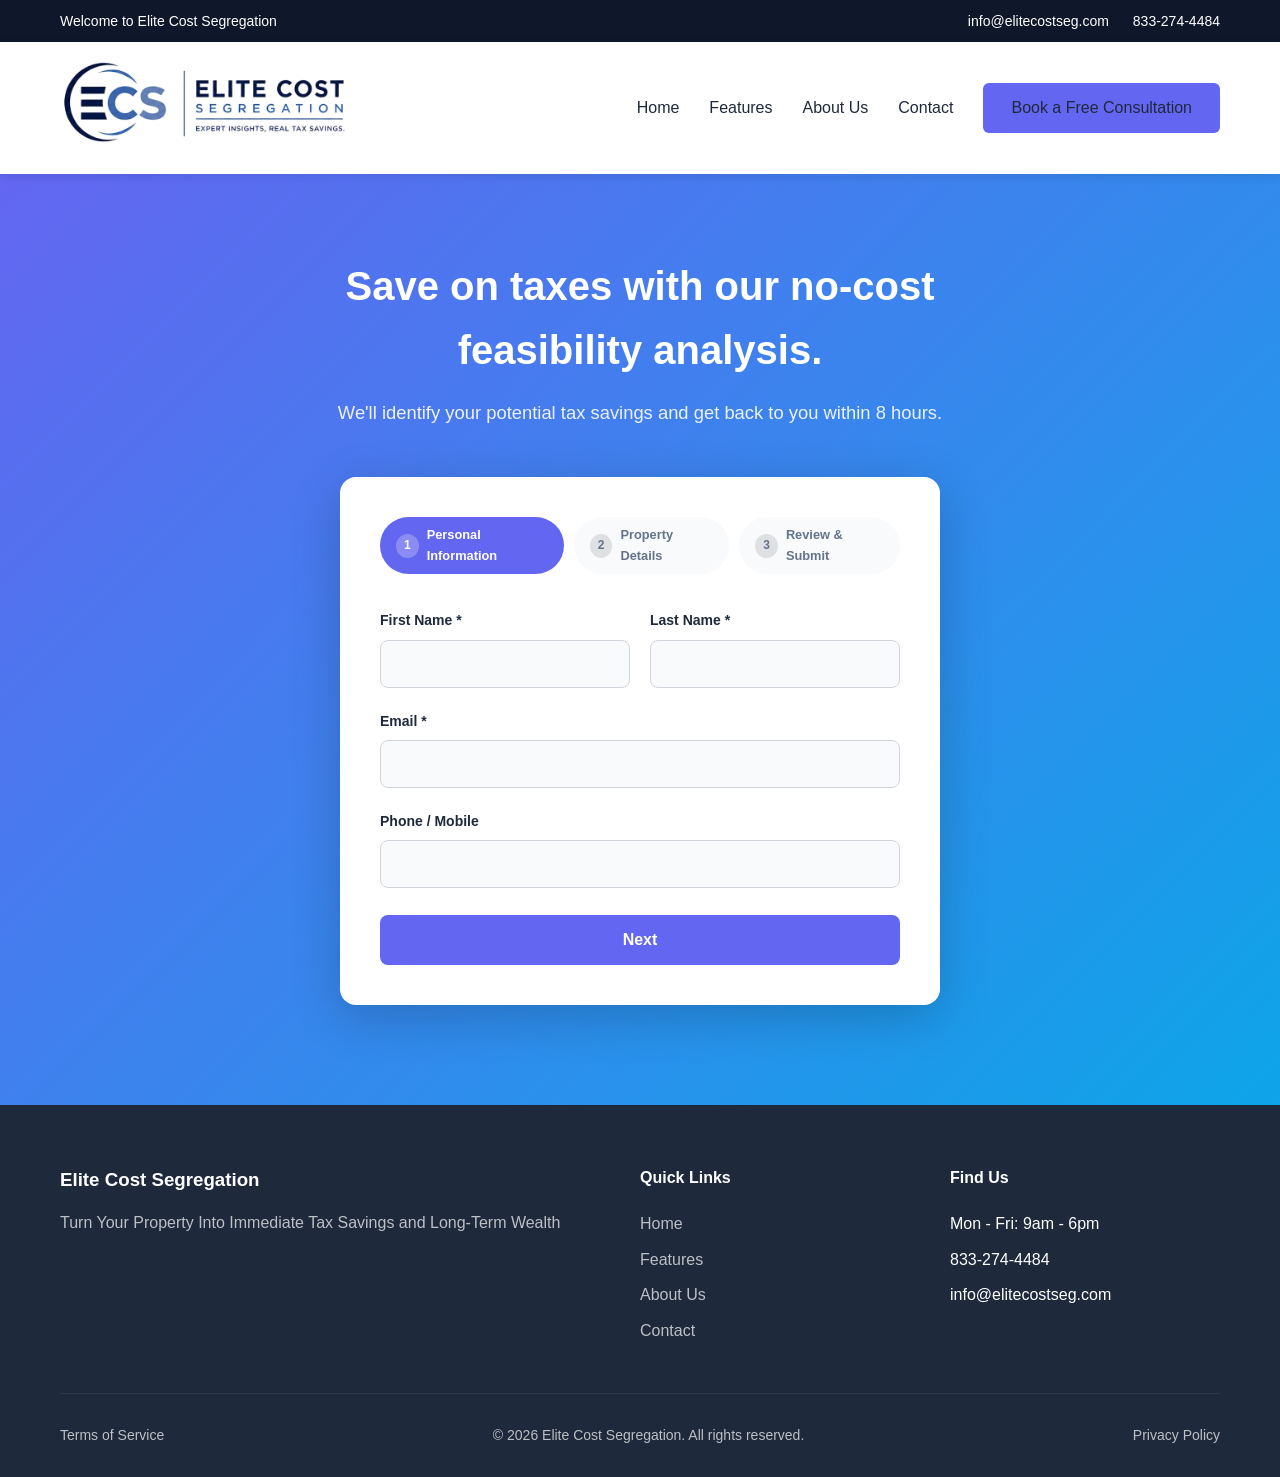
<file: get-started.html>
<!DOCTYPE html>
<html lang="en">
<head>
    <meta charset="UTF-8">
    <meta name="viewport" content="width=device-width, initial-scale=1.0">
    <title>Book a Free Consultation - Elite Cost Segregation</title>
    <link rel="stylesheet" href="styles.css">
</head>
<body>
    <!-- Top Bar -->
    <div class="top-bar">
        <div class="container">
            <span>Welcome to Elite Cost Segregation</span>
            <div>
                <a href="mailto:info@elitecostseg.com">info@elitecostseg.com</a>
                <a href="tel:+18332744484">833-274-4484</a>
            </div>
        </div>
    </div>

    <!-- Navigation -->
    <nav class="navbar">
        <div class="container">
            <a href="index.html" class="logo"><img src="ecs_logo_transparent.png" alt="Elite Cost Segregation" class="logo-img"></a>
            <ul class="nav-links">
                <li><a href="index.html">Home</a></li>
                <li><a href="index.html#features">Features</a></li>
                <li><a href="faqs.html">About Us</a></li>
                <li><a href="contact.html">Contact</a></li>
                <li><a href="get-started.html" class="btn btn-primary">Book a Free Consultation</a></li>
            </ul>
        </div>
    </nav>

    <!-- Hero + Form Section -->
    <section class="gs-hero">
        <div class="container">
            <div class="gs-hero-content">
                <h1>Save on taxes with our no-cost feasibility analysis.</h1>
                <p>We'll identify your potential tax savings and get back to you within 8 hours.</p>
            </div>

            <!-- Multi-step Form -->
            <div class="gs-form-card">
                <div class="gs-steps">
                    <div class="gs-step active" data-step="1">
                        <span class="gs-step-num">1</span>
                        <span class="gs-step-label">Personal Information</span>
                    </div>
                    <div class="gs-step" data-step="2">
                        <span class="gs-step-num">2</span>
                        <span class="gs-step-label">Property Details</span>
                    </div>
                    <div class="gs-step" data-step="3">
                        <span class="gs-step-num">3</span>
                        <span class="gs-step-label">Review & Submit</span>
                    </div>
                </div>

                <form id="gsForm" action="https://formsubmit.co/info@elitecostseg.com" method="POST">
                    <input type="hidden" name="_next" value="https://elitecostseg.com/thank-you.html">
                    <!-- Step 1 -->
                    <div class="gs-form-step active" data-step="1">
                        <div class="form-row">
                            <div class="form-group">
                                <label for="gs-first">First Name *</label>
                                <input type="text" id="gs-first" name="firstName" required>
                            </div>
                            <div class="form-group">
                                <label for="gs-last">Last Name *</label>
                                <input type="text" id="gs-last" name="lastName" required>
                            </div>
                        </div>
                        <div class="form-group">
                            <label for="gs-email">Email *</label>
                            <input type="email" id="gs-email" name="email" required>
                        </div>
                        <div class="form-group">
                            <label for="gs-phone">Phone / Mobile</label>
                            <input type="tel" id="gs-phone" name="phone">
                        </div>
                        <button type="button" class="btn btn-primary btn-submit" onclick="goStep(2)">Next</button>
                    </div>

                    <!-- Step 2 -->
                    <div class="gs-form-step" data-step="2">
                        <div class="form-group">
                            <label for="gs-property">Property Type</label>
                            <select id="gs-property" name="propertyType">
                                <option value="">Select property type</option>
                                <option>Commercial</option>
                                <option>Residential Rental</option>
                                <option>Mixed Use</option>
                                <option>Other</option>
                            </select>
                        </div>
                        <div class="form-group">
                            <label for="gs-value">Estimated Property Value</label>
                            <input type="text" id="gs-value" name="propertyValue" placeholder="$">
                        </div>
                        <div class="form-group">
                            <label for="gs-year">Year Placed in Service</label>
                            <input type="text" id="gs-year" name="yearAcquired" placeholder="e.g. 2022">
                        </div>
                        <div class="gs-btn-row">
                            <button type="button" class="btn btn-outline" onclick="goStep(1)">Back</button>
                            <button type="button" class="btn btn-primary" onclick="goStep(3)">Next</button>
                        </div>
                    </div>

                    <!-- Step 3 -->
                    <div class="gs-form-step" data-step="3">
                        <div class="form-group">
                            <label for="gs-notes">Additional Notes</label>
                            <textarea id="gs-notes" name="notes" rows="4" placeholder="Anything else we should know?"></textarea>
                        </div>
                        <div class="gs-btn-row">
                            <button type="button" class="btn btn-outline" onclick="goStep(2)">Back</button>
                            <button type="submit" class="btn btn-primary">Get My Free Analysis</button>
                        </div>
                    </div>
                </form>
            </div>
        </div>
    </section>

    <!-- Footer -->
    <footer class="footer">
        <div class="container">
            <div class="footer-grid">
                <div class="footer-brand">
                    <h3>Elite Cost Segregation</h3>
                    <p>Turn Your Property Into Immediate Tax Savings and Long-Term Wealth</p>
                </div>
                <div>
                    <h4>Quick Links</h4>
                    <ul>
                        <li><a href="index.html">Home</a></li>
                        <li><a href="index.html#features">Features</a></li>
                        <li><a href="faqs.html">About Us</a></li>
                        <li><a href="contact.html">Contact</a></li>
                    </ul>
                </div>
                <div>
                    <h4>Find Us</h4>
                    <ul>
                        <li>Mon - Fri: 9am - 6pm</li>
                        <li>833-274-4484</li>
                        <li>info@elitecostseg.com</li>
                    </ul>
                </div>
            </div>
            <div class="footer-bottom">
                <span><a href="terms-of-service.html">Terms of Service</a></span>
                <span>© 2026 Elite Cost Segregation. All rights reserved.</span>
                <span><a href="privacy-policy.html">Privacy Policy</a></span>
            </div>
        </div>
    </footer>

    <script>
        function goStep(n) {
            document.querySelectorAll('.gs-form-step').forEach(s => s.classList.remove('active'));
            document.querySelectorAll('.gs-step').forEach(s => {
                s.classList.remove('active');
                if (parseInt(s.dataset.step) <= n) s.classList.add('active');
            });
            document.querySelector('.gs-form-step[data-step="' + n + '"]').classList.add('active');
        }
    </script>
</body>
</html>
</file>
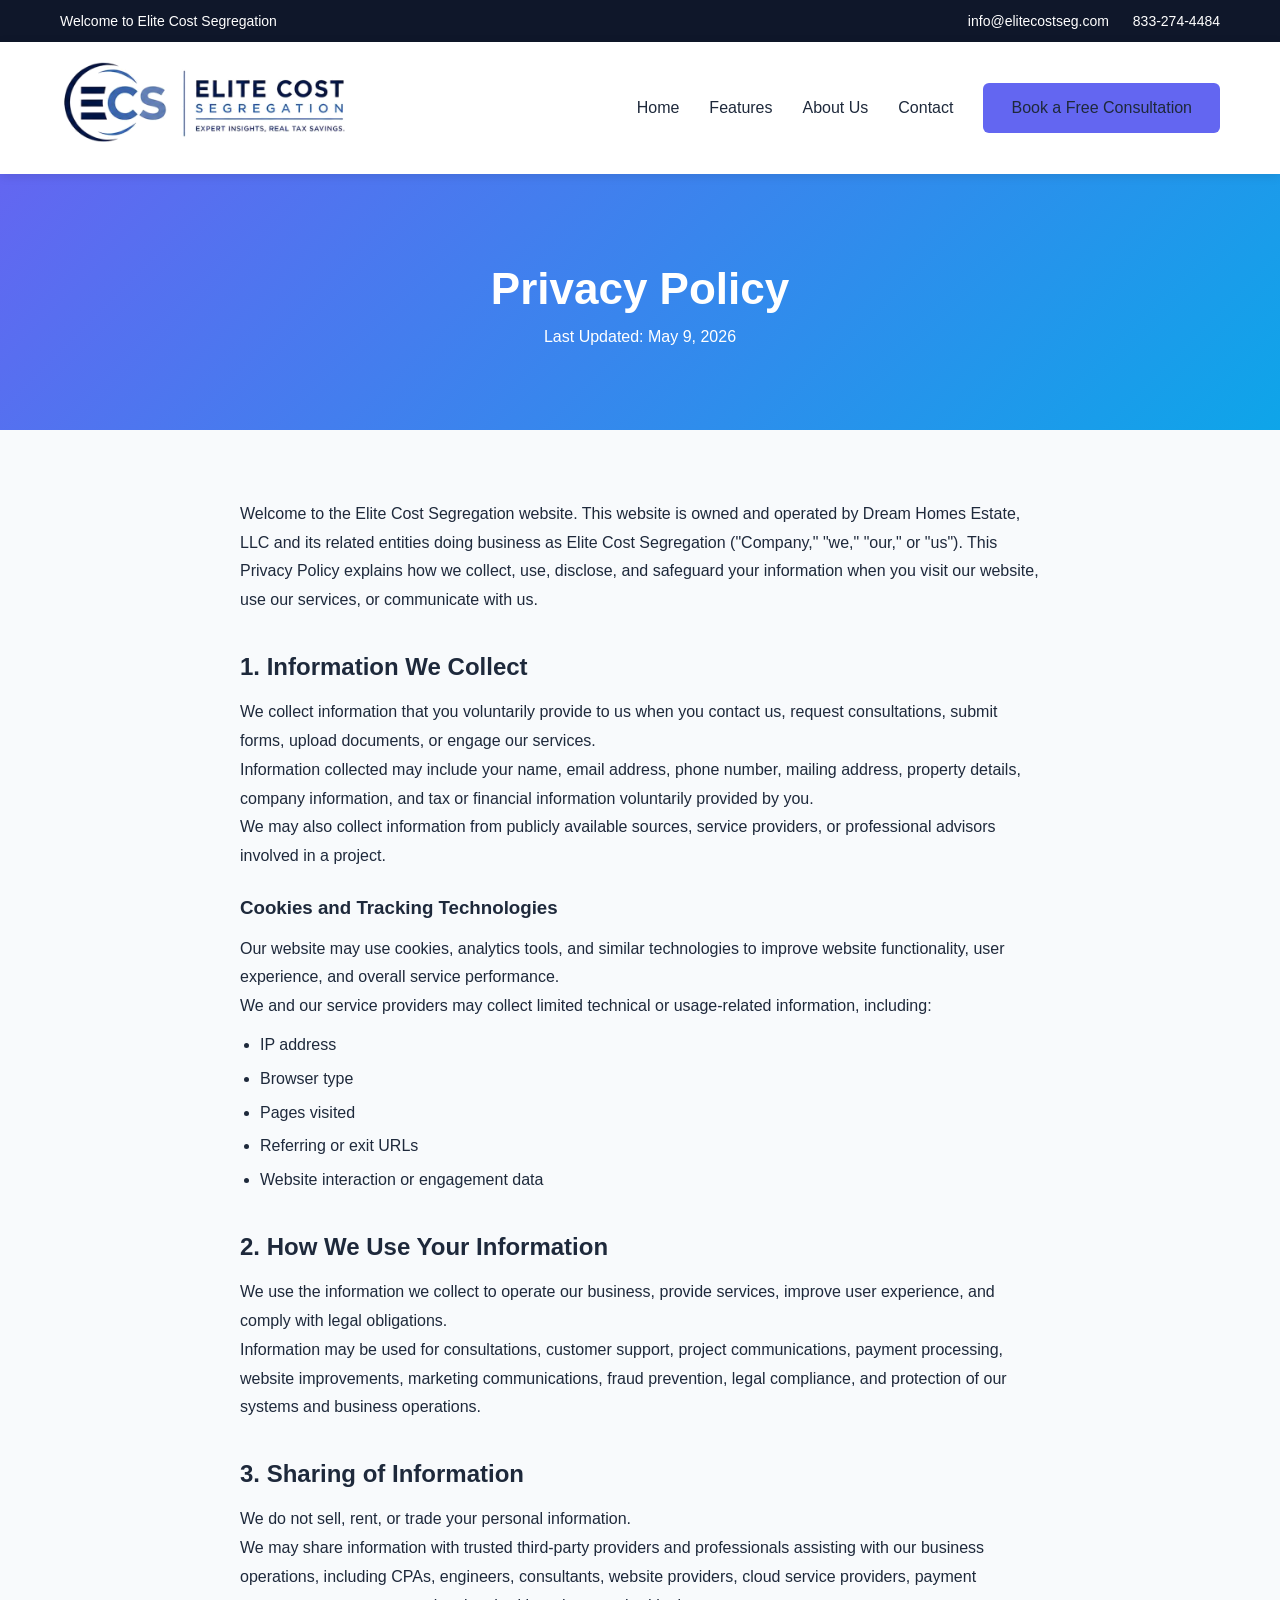
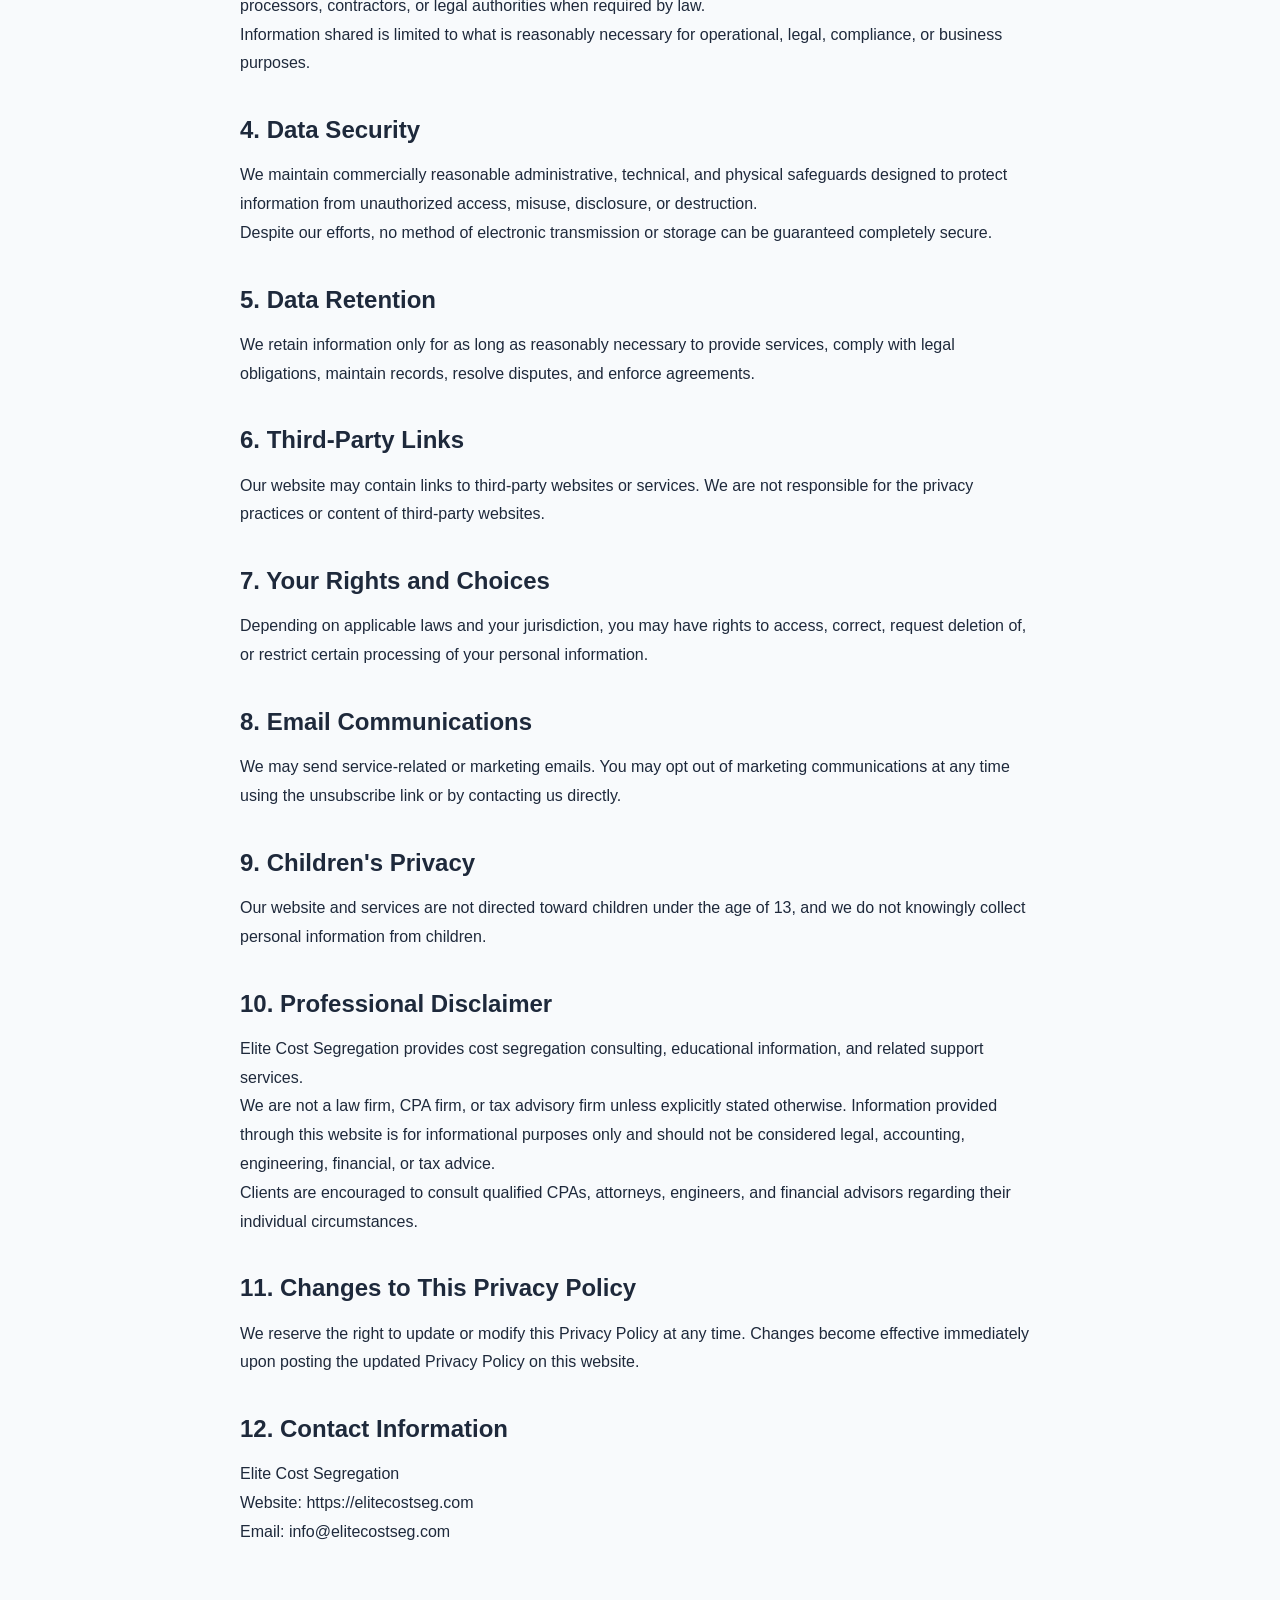
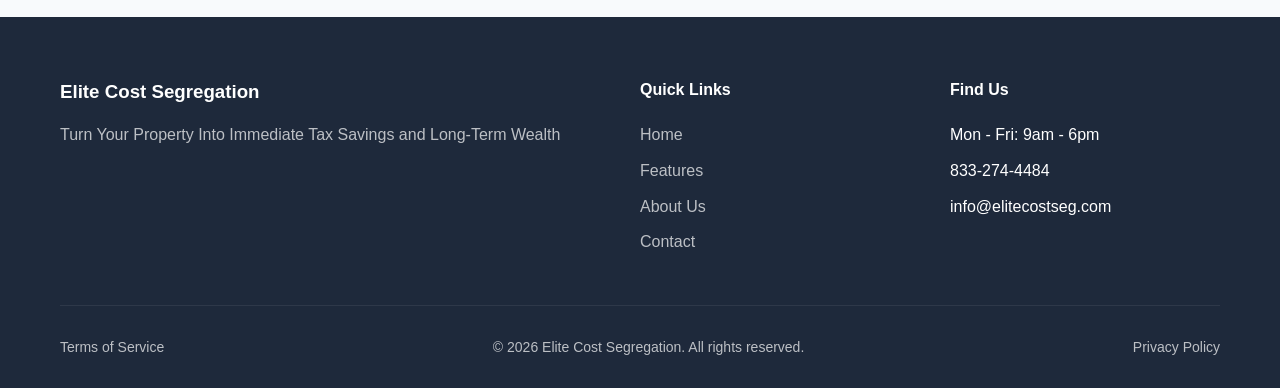
<file: privacy-policy.html>
<!DOCTYPE html>
<html lang="en">
<head>
    <meta charset="UTF-8">
    <meta name="viewport" content="width=device-width, initial-scale=1.0">
    <title>Privacy Policy - Elite Cost Segregation</title>
    <link rel="stylesheet" href="styles.css">
</head>
<body>
    <!-- Top Bar -->
    <div class="top-bar">
        <div class="container">
            <span>Welcome to Elite Cost Segregation</span>
            <div>
                <a href="mailto:info@elitecostseg.com">info@elitecostseg.com</a>
                <a href="tel:+18332744484">833-274-4484</a>
            </div>
        </div>
    </div>

    <!-- Navigation -->
    <nav class="navbar">
        <div class="container">
            <a href="index.html" class="logo"><img src="ecs_logo_transparent.png" alt="Elite Cost Segregation" class="logo-img"></a>
            <ul class="nav-links">
                <li><a href="index.html">Home</a></li>
                <li><a href="index.html#features">Features</a></li>
                <li><a href="faqs.html">About Us</a></li>
                <li><a href="contact.html">Contact</a></li>
                <li><a href="get-started.html" class="btn btn-primary">Book a Free Consultation</a></li>
            </ul>
        </div>
    </nav>

    <!-- Page Header -->
    <section class="page-header">
        <div class="container">
            <h1>Privacy Policy</h1>
            <p>Last Updated: May 9, 2026</p>
        </div>
    </section>

    <!-- Content -->
    <section class="legal-content">
        <div class="container">
            <div class="legal-body">

                <p>Welcome to the Elite Cost Segregation website. This website is owned and operated by Dream Homes Estate, LLC and its related entities doing business as Elite Cost Segregation ("Company," "we," "our," or "us"). This Privacy Policy explains how we collect, use, disclose, and safeguard your information when you visit our website, use our services, or communicate with us.</p>

                <h2>1. Information We Collect</h2>
                <p>We collect information that you voluntarily provide to us when you contact us, request consultations, submit forms, upload documents, or engage our services.</p>
                <p>Information collected may include your name, email address, phone number, mailing address, property details, company information, and tax or financial information voluntarily provided by you.</p>
                <p>We may also collect information from publicly available sources, service providers, or professional advisors involved in a project.</p>

                <h3>Cookies and Tracking Technologies</h3>
                <p>Our website may use cookies, analytics tools, and similar technologies to improve website functionality, user experience, and overall service performance.</p>
                <p>We and our service providers may collect limited technical or usage-related information, including:</p>
                <ul>
                    <li>IP address</li>
                    <li>Browser type</li>
                    <li>Pages visited</li>
                    <li>Referring or exit URLs</li>
                    <li>Website interaction or engagement data</li>
                </ul>

                <h2>2. How We Use Your Information</h2>
                <p>We use the information we collect to operate our business, provide services, improve user experience, and comply with legal obligations.</p>
                <p>Information may be used for consultations, customer support, project communications, payment processing, website improvements, marketing communications, fraud prevention, legal compliance, and protection of our systems and business operations.</p>

                <h2>3. Sharing of Information</h2>
                <p>We do not sell, rent, or trade your personal information.</p>
                <p>We may share information with trusted third-party providers and professionals assisting with our business operations, including CPAs, engineers, consultants, website providers, cloud service providers, payment processors, contractors, or legal authorities when required by law.</p>
                <p>Information shared is limited to what is reasonably necessary for operational, legal, compliance, or business purposes.</p>

                <h2>4. Data Security</h2>
                <p>We maintain commercially reasonable administrative, technical, and physical safeguards designed to protect information from unauthorized access, misuse, disclosure, or destruction.</p>
                <p>Despite our efforts, no method of electronic transmission or storage can be guaranteed completely secure.</p>

                <h2>5. Data Retention</h2>
                <p>We retain information only for as long as reasonably necessary to provide services, comply with legal obligations, maintain records, resolve disputes, and enforce agreements.</p>

                <h2>6. Third-Party Links</h2>
                <p>Our website may contain links to third-party websites or services. We are not responsible for the privacy practices or content of third-party websites.</p>

                <h2>7. Your Rights and Choices</h2>
                <p>Depending on applicable laws and your jurisdiction, you may have rights to access, correct, request deletion of, or restrict certain processing of your personal information.</p>

                <h2>8. Email Communications</h2>
                <p>We may send service-related or marketing emails. You may opt out of marketing communications at any time using the unsubscribe link or by contacting us directly.</p>

                <h2>9. Children's Privacy</h2>
                <p>Our website and services are not directed toward children under the age of 13, and we do not knowingly collect personal information from children.</p>

                <h2>10. Professional Disclaimer</h2>
                <p>Elite Cost Segregation provides cost segregation consulting, educational information, and related support services.</p>
                <p>We are not a law firm, CPA firm, or tax advisory firm unless explicitly stated otherwise. Information provided through this website is for informational purposes only and should not be considered legal, accounting, engineering, financial, or tax advice.</p>
                <p>Clients are encouraged to consult qualified CPAs, attorneys, engineers, and financial advisors regarding their individual circumstances.</p>

                <h2>11. Changes to This Privacy Policy</h2>
                <p>We reserve the right to update or modify this Privacy Policy at any time. Changes become effective immediately upon posting the updated Privacy Policy on this website.</p>

                <h2>12. Contact Information</h2>
                <p>Elite Cost Segregation<br>
                Website: <a href="https://elitecostseg.com">https://elitecostseg.com</a><br>
                Email: <a href="mailto:info@elitecostseg.com">info@elitecostseg.com</a></p>

            </div>
        </div>
    </section>

    <!-- Footer -->
    <footer class="footer">
        <div class="container">
            <div class="footer-grid">
                <div class="footer-brand">
                    <h3>Elite Cost Segregation</h3>
                    <p>Turn Your Property Into Immediate Tax Savings and Long-Term Wealth</p>
                </div>
                <div>
                    <h4>Quick Links</h4>
                    <ul>
                        <li><a href="index.html">Home</a></li>
                        <li><a href="index.html#features">Features</a></li>
                        <li><a href="faqs.html">About Us</a></li>
                        <li><a href="contact.html">Contact</a></li>
                    </ul>
                </div>
                <div>
                    <h4>Find Us</h4>
                    <ul>
                        <li>Mon - Fri: 9am - 6pm</li>
                        <li>833-274-4484</li>
                        <li>info@elitecostseg.com</li>
                    </ul>
                </div>
            </div>
            <div class="footer-bottom">
                <span><a href="terms-of-service.html">Terms of Service</a></span>
                <span>© 2026 Elite Cost Segregation. All rights reserved.</span>
                <span><a href="privacy-policy.html">Privacy Policy</a></span>
            </div>
        </div>
    </footer>
</body>
</html>
</file>
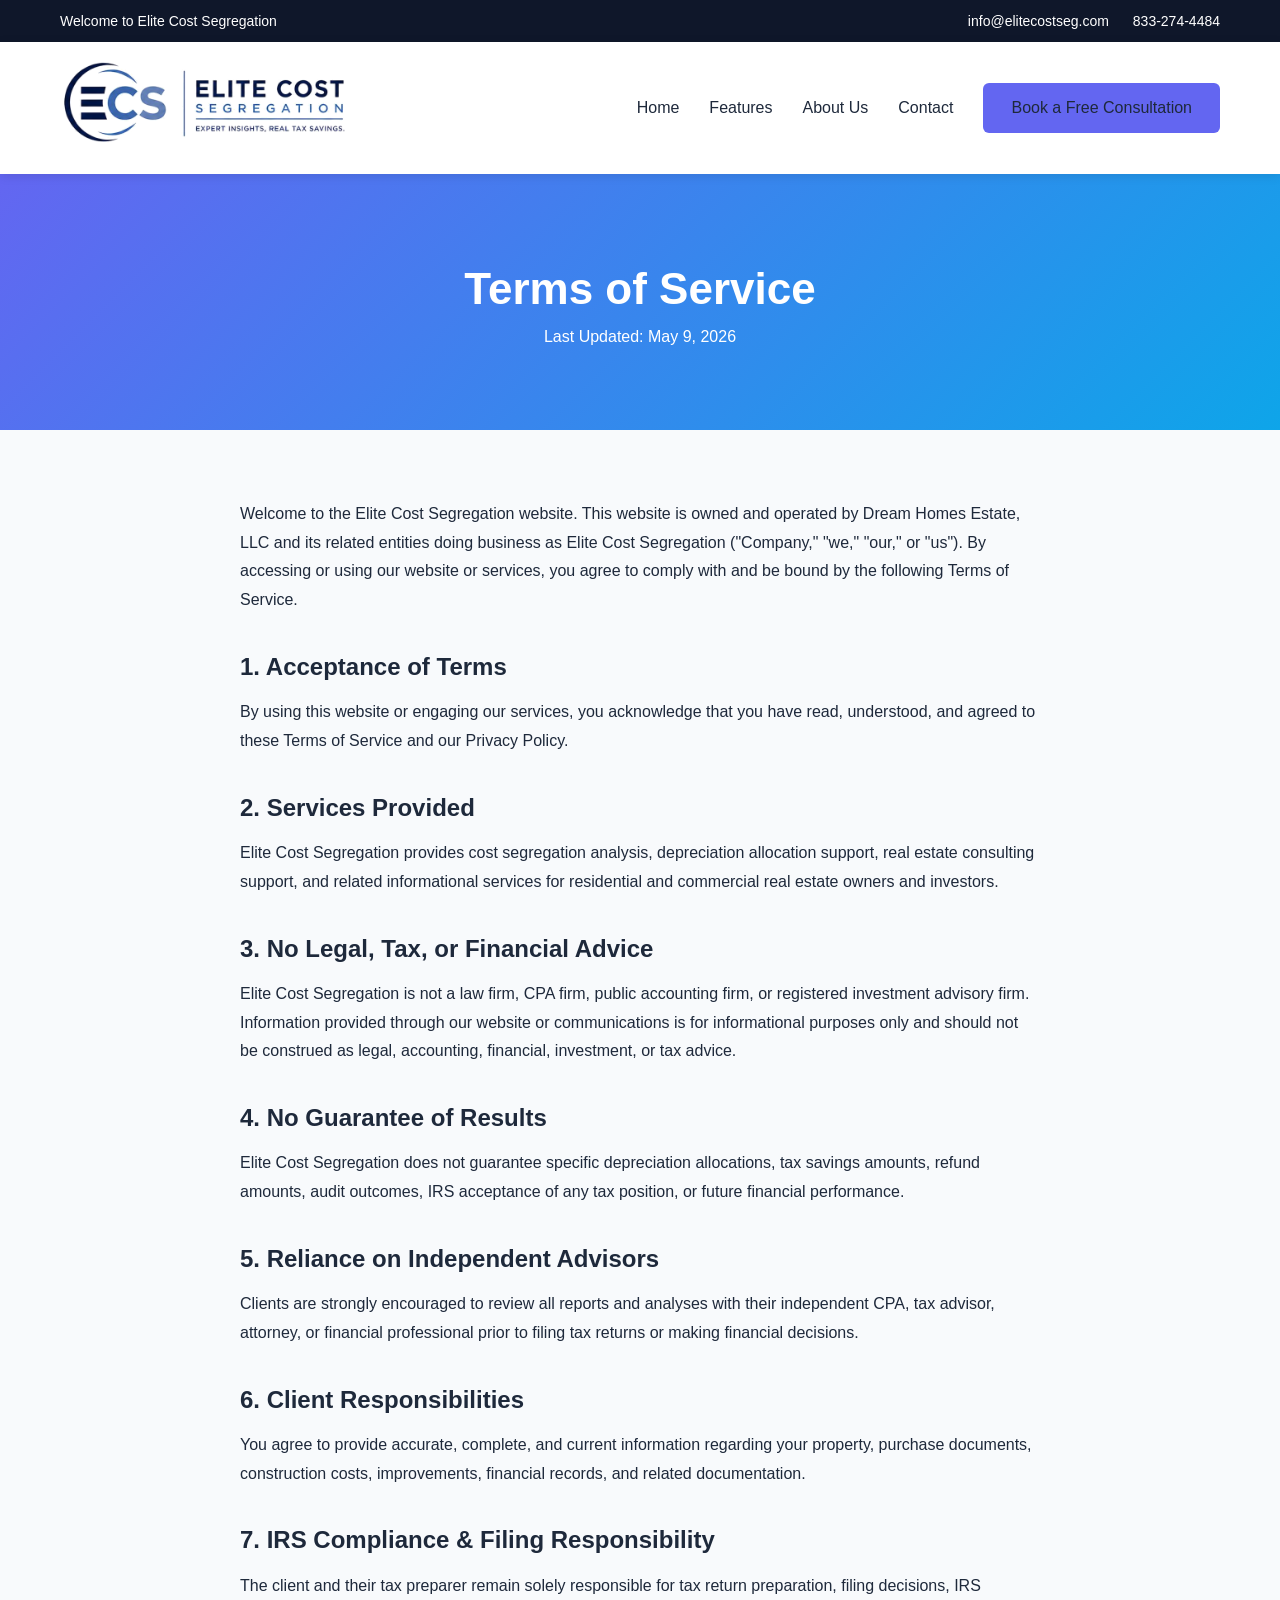
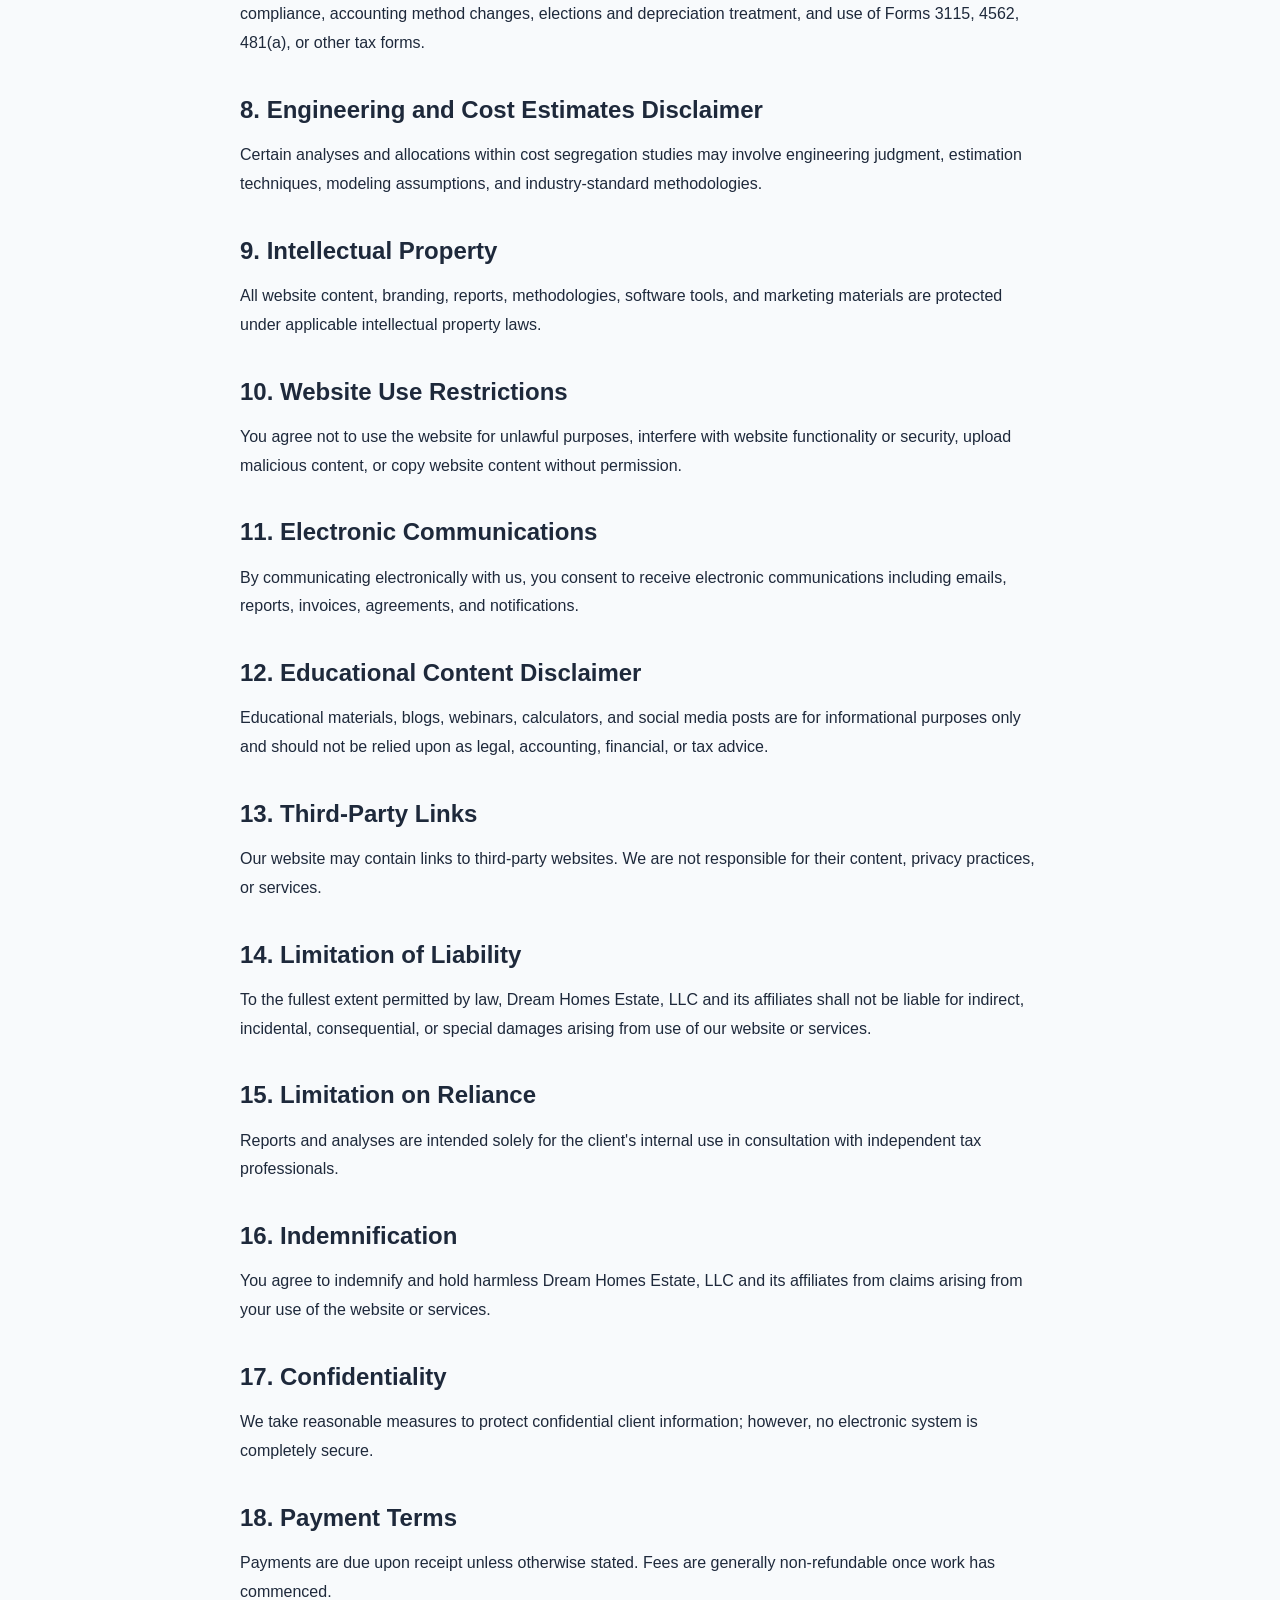
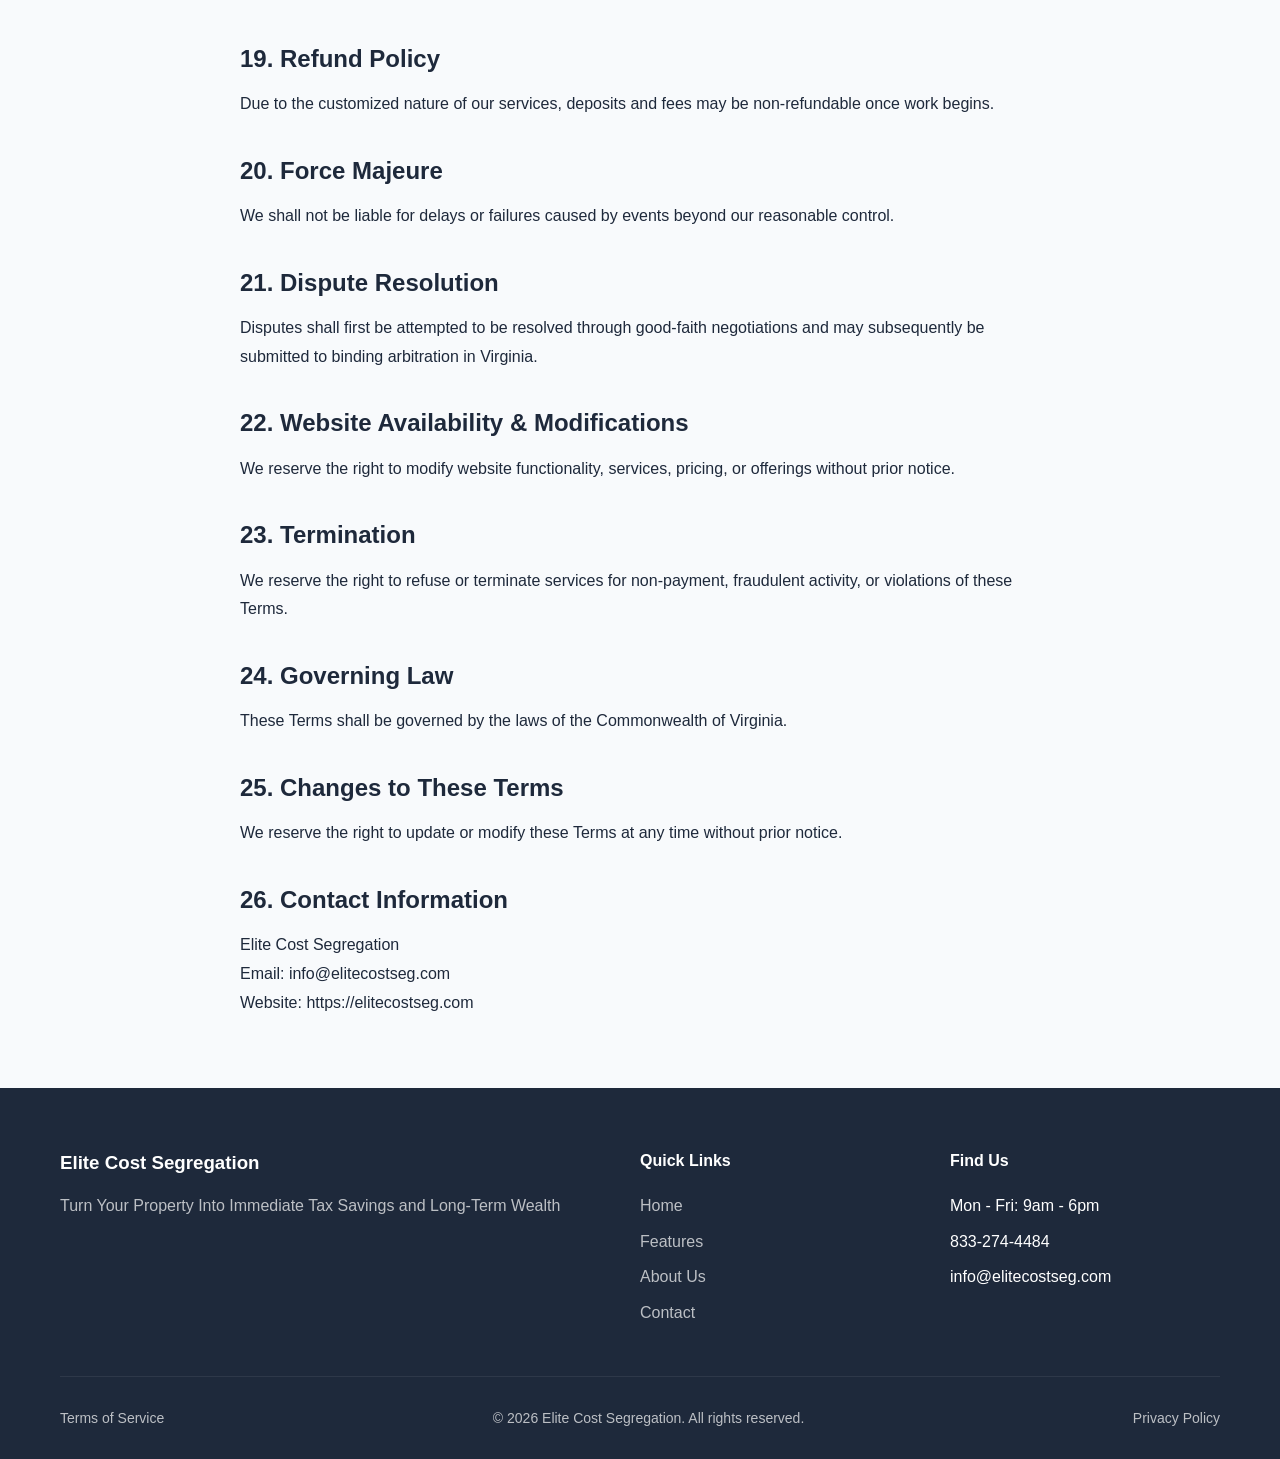
<file: terms-of-service.html>
<!DOCTYPE html>
<html lang="en">
<head>
    <meta charset="UTF-8">
    <meta name="viewport" content="width=device-width, initial-scale=1.0">
    <title>Terms of Service - Elite Cost Segregation</title>
    <link rel="stylesheet" href="styles.css">
</head>
<body>
    <!-- Top Bar -->
    <div class="top-bar">
        <div class="container">
            <span>Welcome to Elite Cost Segregation</span>
            <div>
                <a href="mailto:info@elitecostseg.com">info@elitecostseg.com</a>
                <a href="tel:+18332744484">833-274-4484</a>
            </div>
        </div>
    </div>

    <!-- Navigation -->
    <nav class="navbar">
        <div class="container">
            <a href="index.html" class="logo"><img src="ecs_logo_transparent.png" alt="Elite Cost Segregation" class="logo-img"></a>
            <ul class="nav-links">
                <li><a href="index.html">Home</a></li>
                <li><a href="index.html#features">Features</a></li>
                <li><a href="faqs.html">About Us</a></li>
                <li><a href="contact.html">Contact</a></li>
                <li><a href="get-started.html" class="btn btn-primary">Book a Free Consultation</a></li>
            </ul>
        </div>
    </nav>

    <!-- Page Header -->
    <section class="page-header">
        <div class="container">
            <h1>Terms of Service</h1>
            <p>Last Updated: May 9, 2026</p>
        </div>
    </section>

    <!-- Content -->
    <section class="legal-content">
        <div class="container">
            <div class="legal-body">

                <p>Welcome to the Elite Cost Segregation website. This website is owned and operated by Dream Homes Estate, LLC and its related entities doing business as Elite Cost Segregation ("Company," "we," "our," or "us"). By accessing or using our website or services, you agree to comply with and be bound by the following Terms of Service.</p>

                <h2>1. Acceptance of Terms</h2>
                <p>By using this website or engaging our services, you acknowledge that you have read, understood, and agreed to these Terms of Service and our <a href="privacy-policy.html">Privacy Policy</a>.</p>

                <h2>2. Services Provided</h2>
                <p>Elite Cost Segregation provides cost segregation analysis, depreciation allocation support, real estate consulting support, and related informational services for residential and commercial real estate owners and investors.</p>

                <h2>3. No Legal, Tax, or Financial Advice</h2>
                <p>Elite Cost Segregation is not a law firm, CPA firm, public accounting firm, or registered investment advisory firm. Information provided through our website or communications is for informational purposes only and should not be construed as legal, accounting, financial, investment, or tax advice.</p>

                <h2>4. No Guarantee of Results</h2>
                <p>Elite Cost Segregation does not guarantee specific depreciation allocations, tax savings amounts, refund amounts, audit outcomes, IRS acceptance of any tax position, or future financial performance.</p>

                <h2>5. Reliance on Independent Advisors</h2>
                <p>Clients are strongly encouraged to review all reports and analyses with their independent CPA, tax advisor, attorney, or financial professional prior to filing tax returns or making financial decisions.</p>

                <h2>6. Client Responsibilities</h2>
                <p>You agree to provide accurate, complete, and current information regarding your property, purchase documents, construction costs, improvements, financial records, and related documentation.</p>

                <h2>7. IRS Compliance & Filing Responsibility</h2>
                <p>The client and their tax preparer remain solely responsible for tax return preparation, filing decisions, IRS compliance, accounting method changes, elections and depreciation treatment, and use of Forms 3115, 4562, 481(a), or other tax forms.</p>

                <h2>8. Engineering and Cost Estimates Disclaimer</h2>
                <p>Certain analyses and allocations within cost segregation studies may involve engineering judgment, estimation techniques, modeling assumptions, and industry-standard methodologies.</p>

                <h2>9. Intellectual Property</h2>
                <p>All website content, branding, reports, methodologies, software tools, and marketing materials are protected under applicable intellectual property laws.</p>

                <h2>10. Website Use Restrictions</h2>
                <p>You agree not to use the website for unlawful purposes, interfere with website functionality or security, upload malicious content, or copy website content without permission.</p>

                <h2>11. Electronic Communications</h2>
                <p>By communicating electronically with us, you consent to receive electronic communications including emails, reports, invoices, agreements, and notifications.</p>

                <h2>12. Educational Content Disclaimer</h2>
                <p>Educational materials, blogs, webinars, calculators, and social media posts are for informational purposes only and should not be relied upon as legal, accounting, financial, or tax advice.</p>

                <h2>13. Third-Party Links</h2>
                <p>Our website may contain links to third-party websites. We are not responsible for their content, privacy practices, or services.</p>

                <h2>14. Limitation of Liability</h2>
                <p>To the fullest extent permitted by law, Dream Homes Estate, LLC and its affiliates shall not be liable for indirect, incidental, consequential, or special damages arising from use of our website or services.</p>

                <h2>15. Limitation on Reliance</h2>
                <p>Reports and analyses are intended solely for the client's internal use in consultation with independent tax professionals.</p>

                <h2>16. Indemnification</h2>
                <p>You agree to indemnify and hold harmless Dream Homes Estate, LLC and its affiliates from claims arising from your use of the website or services.</p>

                <h2>17. Confidentiality</h2>
                <p>We take reasonable measures to protect confidential client information; however, no electronic system is completely secure.</p>

                <h2>18. Payment Terms</h2>
                <p>Payments are due upon receipt unless otherwise stated. Fees are generally non-refundable once work has commenced.</p>

                <h2>19. Refund Policy</h2>
                <p>Due to the customized nature of our services, deposits and fees may be non-refundable once work begins.</p>

                <h2>20. Force Majeure</h2>
                <p>We shall not be liable for delays or failures caused by events beyond our reasonable control.</p>

                <h2>21. Dispute Resolution</h2>
                <p>Disputes shall first be attempted to be resolved through good-faith negotiations and may subsequently be submitted to binding arbitration in Virginia.</p>

                <h2>22. Website Availability & Modifications</h2>
                <p>We reserve the right to modify website functionality, services, pricing, or offerings without prior notice.</p>

                <h2>23. Termination</h2>
                <p>We reserve the right to refuse or terminate services for non-payment, fraudulent activity, or violations of these Terms.</p>

                <h2>24. Governing Law</h2>
                <p>These Terms shall be governed by the laws of the Commonwealth of Virginia.</p>

                <h2>25. Changes to These Terms</h2>
                <p>We reserve the right to update or modify these Terms at any time without prior notice.</p>

                <h2>26. Contact Information</h2>
                <p>Elite Cost Segregation<br>
                Email: <a href="mailto:info@elitecostseg.com">info@elitecostseg.com</a><br>
                Website: <a href="https://elitecostseg.com">https://elitecostseg.com</a></p>

            </div>
        </div>
    </section>

    <!-- Footer -->
    <footer class="footer">
        <div class="container">
            <div class="footer-grid">
                <div class="footer-brand">
                    <h3>Elite Cost Segregation</h3>
                    <p>Turn Your Property Into Immediate Tax Savings and Long-Term Wealth</p>
                </div>
                <div>
                    <h4>Quick Links</h4>
                    <ul>
                        <li><a href="index.html">Home</a></li>
                        <li><a href="index.html#features">Features</a></li>
                        <li><a href="faqs.html">About Us</a></li>
                        <li><a href="contact.html">Contact</a></li>
                    </ul>
                </div>
                <div>
                    <h4>Find Us</h4>
                    <ul>
                        <li>Mon - Fri: 9am - 6pm</li>
                        <li>833-274-4484</li>
                        <li>info@elitecostseg.com</li>
                    </ul>
                </div>
            </div>
            <div class="footer-bottom">
                <span><a href="terms-of-service.html">Terms of Service</a></span>
                <span>© 2026 Elite Cost Segregation. All rights reserved.</span>
                <span><a href="privacy-policy.html">Privacy Policy</a></span>
            </div>
        </div>
    </footer>
</body>
</html>
</file>
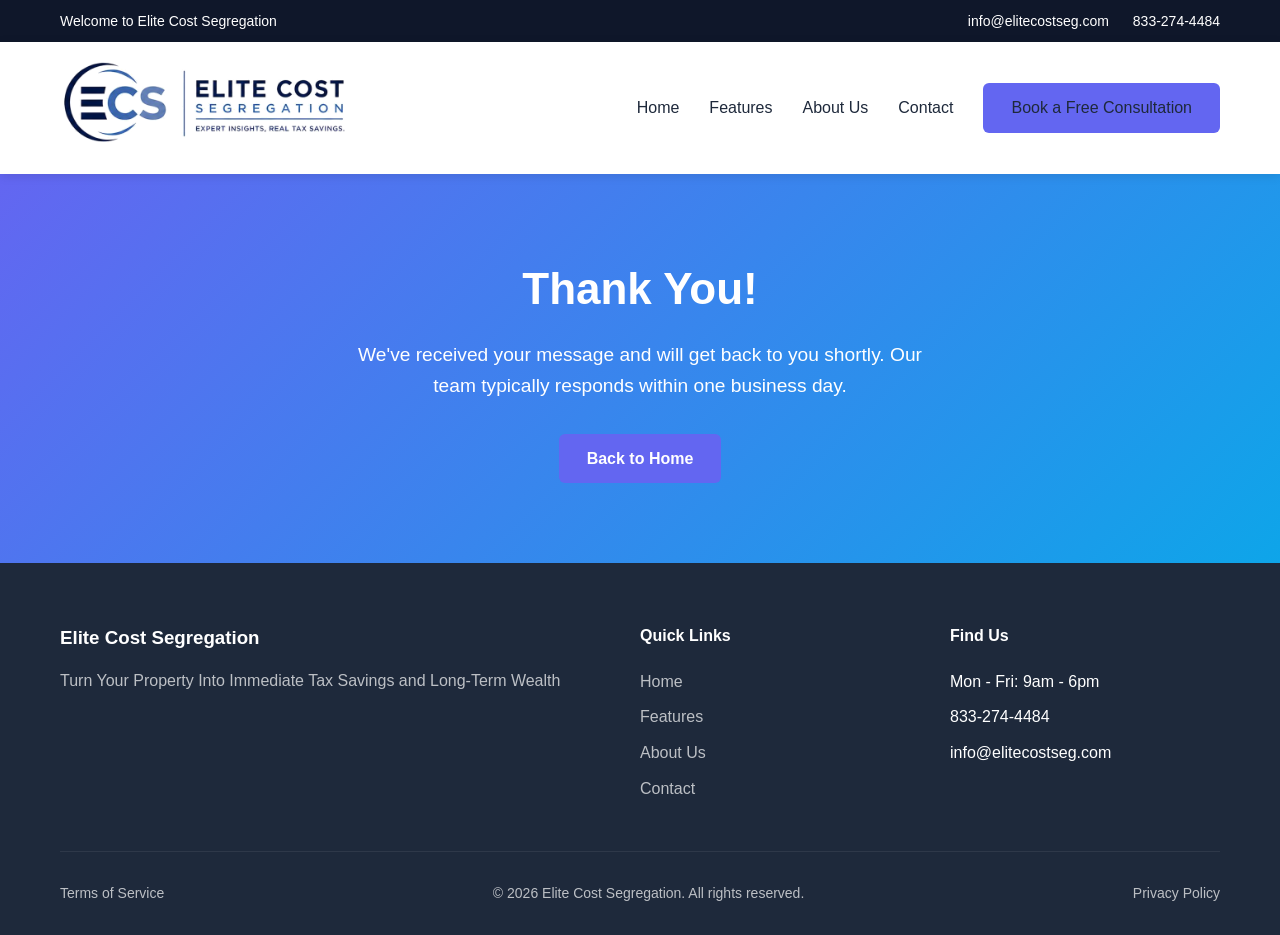
<file: thank-you.html>
<!DOCTYPE html>
<html lang="en">
<head>
    <meta charset="UTF-8">
    <meta name="viewport" content="width=device-width, initial-scale=1.0">
    <title>Thank You - Elite Cost Segregation</title>
    <link rel="stylesheet" href="styles.css">
</head>
<body>
    <!-- Top Bar -->
    <div class="top-bar">
        <div class="container">
            <span>Welcome to Elite Cost Segregation</span>
            <div>
                <a href="mailto:info@elitecostseg.com">info@elitecostseg.com</a>
                <a href="tel:+18332744484">833-274-4484</a>
            </div>
        </div>
    </div>

    <!-- Navigation -->
    <nav class="navbar">
        <div class="container">
            <a href="index.html" class="logo"><img src="ecs_logo_transparent.png" alt="Elite Cost Segregation" class="logo-img"></a>
            <ul class="nav-links">
                <li><a href="index.html">Home</a></li>
                <li><a href="index.html#features">Features</a></li>
                <li><a href="faqs.html">About Us</a></li>
                <li><a href="contact.html">Contact</a></li>
                <li><a href="get-started.html" class="btn btn-primary">Book a Free Consultation</a></li>
            </ul>
        </div>
    </nav>

    <!-- Thank You Section -->
    <section class="page-header">
        <div class="container">
            <h1>Thank You!</h1>
            <p style="font-size: 1.2rem; margin-top: 1rem; max-width: 600px; margin-left: auto; margin-right: auto;">We've received your message and will get back to you shortly. Our team typically responds within one business day.</p>
            <a href="index.html" class="btn btn-primary" style="margin-top: 2rem; display: inline-block;">Back to Home</a>
        </div>
    </section>

    <!-- Footer -->
    <footer class="footer">
        <div class="container">
            <div class="footer-grid">
                <div class="footer-brand">
                    <h3>Elite Cost Segregation</h3>
                    <p>Turn Your Property Into Immediate Tax Savings and Long-Term Wealth</p>
                </div>

                <div>
                    <h4>Quick Links</h4>
                    <ul>
                        <li><a href="index.html">Home</a></li>
                        <li><a href="index.html#features">Features</a></li>
                        <li><a href="faqs.html">About Us</a></li>
                        <li><a href="contact.html">Contact</a></li>
                    </ul>
                </div>

                <div>
                    <h4>Find Us</h4>
                    <ul>
                        <li>Mon - Fri: 9am - 6pm</li>
                        <li>833-274-4484</li>
                        <li>info@elitecostseg.com</li>
                    </ul>
                </div>
            </div>

            <div class="footer-bottom">
                <span><a href="terms-of-service.html">Terms of Service</a></span>
                <span>© 2026 Elite Cost Segregation. All rights reserved.</span>
                <span><a href="privacy-policy.html">Privacy Policy</a></span>
            </div>
        </div>
    </footer>
</body>
</html>
</file>
<file: styles.css>
* {
    margin: 0;
    padding: 0;
    box-sizing: border-box;
}

:root {
    --primary: #6366f1;
    --primary-dark: #4f46e5;
    --secondary: #0ea5e9;
    --dark: #1e293b;
    --darker: #0f172a;
    --light: #f8fafc;
    --gray: #64748b;
    --white: #ffffff;
}

body {
    font-family: -apple-system, BlinkMacSystemFont, "Segoe UI", Roboto, Helvetica, Arial, sans-serif;
    color: var(--dark);
    line-height: 1.6;
}

a {
    text-decoration: none;
    color: inherit;
}

/* Top Bar */
.top-bar {
    background: var(--darker);
    color: var(--white);
    padding: 10px 0;
    font-size: 0.875rem;
}

.top-bar .container {
    display: flex;
    justify-content: space-between;
    align-items: center;
}

.top-bar a {
    color: var(--white);
    margin-left: 20px;
}

.top-bar a:hover {
    color: var(--secondary);
}

/* Container */
.container {
    max-width: 1200px;
    margin: 0 auto;
    padding: 0 20px;
}

/* Navigation */
.navbar {
    background: var(--white);
    padding: 15px 0;
    box-shadow: 0 2px 10px rgba(0,0,0,0.1);
    position: sticky;
    top: 0;
    z-index: 100;
}

.navbar .container {
    display: flex;
    justify-content: space-between;
    align-items: center;
}

.logo {
    font-size: 1.5rem;
    font-weight: 700;
    color: var(--primary);
}

.logo-img {
    height: 90px;
    width: auto;
}

.nav-links {
    display: flex;
    list-style: none;
    gap: 30px;
    align-items: center;
}

.nav-links a {
    color: var(--dark);
    font-weight: 500;
    transition: color 0.3s;
}

.nav-links a:hover {
    color: var(--primary);
}

/* Buttons */
.btn {
    display: inline-block;
    padding: 12px 28px;
    border-radius: 6px;
    font-weight: 600;
    transition: all 0.3s;
    cursor: pointer;
    border: none;
}

.btn-primary {
    background: var(--primary);
    color: var(--white);
}

.btn-primary:hover {
    background: var(--primary-dark);
}

.btn-outline {
    border: 2px solid var(--primary);
    color: var(--primary);
    background: transparent;
}

.btn-outline:hover {
    background: var(--primary);
    color: var(--white);
}

/* Hero Section */
.hero {
    background: linear-gradient(135deg, var(--primary) 0%, var(--secondary) 100%);
    color: var(--white);
    padding: 100px 0;
    text-align: center;
}

.hero h1 {
    font-size: 3rem;
    margin-bottom: 20px;
}

.hero p {
    font-size: 1.25rem;
    margin-bottom: 30px;
    opacity: 0.9;
    max-width: 600px;
    margin-left: auto;
    margin-right: auto;
}

/* Stats */
.stats {
    display: flex;
    justify-content: center;
    gap: 60px;
    margin-top: 50px;
    flex-wrap: wrap;
}

.stat {
    text-align: center;
}

.stat-number {
    font-size: 2.5rem;
    font-weight: 700;
}

.stat-label {
    font-size: 0.875rem;
    opacity: 0.8;
}

/* Sections */
.section {
    padding: 80px 0;
}

.section-title {
    text-align: center;
    margin-bottom: 50px;
}

.section-title h2 {
    font-size: 2.25rem;
    color: var(--dark);
    margin-bottom: 15px;
}

.section-title p {
    color: var(--gray);
    max-width: 600px;
    margin: 0 auto;
}

/* Feature Cards */
.features {
    background: var(--light);
}

.feature-grid {
    display: grid;
    grid-template-columns: repeat(auto-fit, minmax(300px, 1fr));
    gap: 30px;
}

.feature-card {
    background: var(--white);
    padding: 40px 30px;
    border-radius: 12px;
    box-shadow: 0 4px 20px rgba(0,0,0,0.08);
    text-align: left;
    transition: transform 0.3s;
}

.feature-card:hover {
    transform: translateY(-5px);
}

.feature-icon {
    width: 70px;
    height: 70px;
    background: linear-gradient(135deg, var(--primary), var(--secondary));
    border-radius: 50%;
    display: flex;
    align-items: center;
    justify-content: center;
    margin: 0 auto 20px;
    font-size: 1.75rem;
}

.feature-card h3 {
    margin-bottom: 15px;
    color: var(--dark);
    text-align: center;
}

.feature-img {
    width: 100%;
    border-radius: 8px;
    margin-bottom: 20px;
}

.carousel {
    position: relative;
    width: 100%;
    border-radius: 8px;
    overflow: hidden;
    margin-bottom: 20px;
    aspect-ratio: 4/3;
}

.carousel-img {
    position: absolute;
    top: 0;
    left: 0;
    width: 100%;
    height: 100%;
    object-fit: cover;
    opacity: 0;
    transition: opacity 0.8s ease;
}

.carousel-img.active {
    opacity: 1;
}

.feature-card ul {
    padding-left: 20px;
    margin: 10px 0;
}

.feature-card li {
    color: var(--dark);
    margin-bottom: 8px;
}

.feature-card p {
    color: var(--dark);
}

/* Benefits Section */
.benefits-grid {
    display: grid;
    grid-template-columns: repeat(auto-fit, minmax(250px, 1fr));
    gap: 20px;
}

.benefit-item {
    display: flex;
    align-items: flex-start;
    gap: 15px;
    padding: 20px;
    background: var(--light);
    border-radius: 8px;
}

.benefit-number {
    width: 40px;
    height: 40px;
    background: var(--primary);
    color: var(--white);
    border-radius: 50%;
    display: flex;
    align-items: center;
    justify-content: center;
    font-weight: 700;
    flex-shrink: 0;
}

/* CTA Section */
.cta {
    background: var(--darker);
    color: var(--white);
    text-align: center;
}

.cta h2 {
    font-size: 2rem;
    margin-bottom: 20px;
}

.cta p {
    margin-bottom: 30px;
    opacity: 0.8;
}

/* Footer */
.footer {
    background: var(--dark);
    color: var(--white);
    padding: 60px 0 30px;
}

.footer-grid {
    display: grid;
    grid-template-columns: 2fr 1fr 1fr;
    gap: 40px;
    margin-bottom: 40px;
}

.footer-brand p {
    opacity: 0.7;
    margin-top: 15px;
}

.footer h4 {
    margin-bottom: 20px;
    font-size: 1rem;
}

.footer ul {
    list-style: none;
}

.footer ul li {
    margin-bottom: 10px;
}

.footer ul a {
    opacity: 0.7;
    transition: opacity 0.3s;
}

.footer ul a:hover {
    opacity: 1;
    color: var(--secondary);
}

.footer-bottom {
    border-top: 1px solid rgba(255,255,255,0.1);
    padding-top: 30px;
    display: flex;
    justify-content: space-between;
    opacity: 0.7;
    font-size: 0.875rem;
}

/* Contact Page */
.page-header {
    background: linear-gradient(135deg, var(--primary) 0%, var(--secondary) 100%);
    color: var(--white);
    padding: 80px 0;
    text-align: center;
}

.page-header h1 {
    font-size: 2.75rem;
    font-weight: 700;
}

.contact-section {
    padding: 80px 0;
    background: var(--light);
}

.contact-grid {
    display: grid;
    grid-template-columns: 1.2fr 1fr;
    gap: 0;
    align-items: stretch;
    border-radius: 16px;
    overflow: hidden;
    box-shadow: 0 8px 40px rgba(0,0,0,0.12);
}

.contact-form {
    background: var(--white);
    padding: 50px 45px;
}

.contact-form h2 {
    margin-bottom: 35px;
    color: var(--dark);
    font-size: 1.75rem;
}

.form-row {
    display: grid;
    grid-template-columns: 1fr 1fr;
    gap: 20px;
}

.form-group {
    margin-bottom: 22px;
}

.form-group label {
    display: block;
    margin-bottom: 8px;
    font-weight: 600;
    font-size: 0.875rem;
    color: var(--dark);
}

.form-group input,
.form-group textarea {
    width: 100%;
    padding: 14px 16px;
    border: 1px solid #d1d5db;
    border-radius: 8px;
    font-size: 1rem;
    font-family: inherit;
    transition: border-color 0.3s, box-shadow 0.3s;
    background: #f9fafb;
}

.form-group input:focus,
.form-group textarea:focus {
    outline: none;
    border-color: var(--primary);
    box-shadow: 0 0 0 3px rgba(99, 102, 241, 0.15);
    background: var(--white);
}

.form-group textarea {
    resize: vertical;
    min-height: 110px;
}

.char-count {
    display: block;
    text-align: right;
    font-size: 0.75rem;
    color: var(--gray);
    margin-top: 6px;
}

.btn-submit {
    width: 100%;
    padding: 16px;
    font-size: 1rem;
    border-radius: 8px;
    margin-top: 5px;
}

/* Contact Info Panel - dark side panel */
.contact-info-panel {
    background: var(--darker);
    color: var(--white);
    padding: 50px 40px;
    display: flex;
    flex-direction: column;
    justify-content: center;
}

.info-intro {
    font-size: 1rem;
    line-height: 1.7;
    opacity: 0.85;
    margin-bottom: 40px;
}

.info-block {
    display: flex;
    align-items: center;
    gap: 16px;
    margin-bottom: 28px;
}

.info-block-icon {
    width: 48px;
    height: 48px;
    background: rgba(255,255,255,0.1);
    border-radius: 50%;
    display: flex;
    align-items: center;
    justify-content: center;
    font-size: 1.25rem;
    flex-shrink: 0;
}

.info-block h3 {
    font-size: 0.8rem;
    text-transform: uppercase;
    letter-spacing: 0.05em;
    opacity: 0.6;
    font-weight: 500;
    margin-bottom: 4px;
}

.info-block p {
    font-size: 1.05rem;
    font-weight: 500;
    margin: 0;
}

.social-links {
    margin-top: 35px;
    padding-top: 30px;
    border-top: 1px solid rgba(255,255,255,0.15);
}

.social-links h3 {
    font-size: 0.85rem;
    text-transform: uppercase;
    letter-spacing: 0.05em;
    opacity: 0.6;
    font-weight: 500;
    margin-bottom: 15px;
}

.social-icons {
    display: flex;
    gap: 12px;
}

.social-icon {
    width: 42px;
    height: 42px;
    border-radius: 50%;
    background: rgba(255,255,255,0.1);
    display: flex;
    align-items: center;
    justify-content: center;
    color: var(--white);
    font-weight: 700;
    font-size: 0.9rem;
    transition: background 0.3s;
}

.social-icon:hover {
    background: var(--primary);
}

/* CTA Banner */
.cta-banner {
    background: linear-gradient(135deg, var(--primary) 0%, var(--secondary) 100%);
    color: var(--white);
    text-align: center;
    padding: 80px 0;
}

.cta-banner h2 {
    font-size: 2rem;
    margin-bottom: 15px;
}

.cta-banner p {
    opacity: 0.9;
    margin-bottom: 30px;
    max-width: 600px;
    margin-left: auto;
    margin-right: auto;
}

.btn-cta {
    background: var(--white);
    color: var(--primary);
    padding: 20px 50px;
    border-radius: 50px;
    font-weight: 700;
    font-size: 1.25rem;
    display: inline-block;
    transition: all 0.3s;
    box-shadow: 0 4px 15px rgba(0,0,0,0.15);
}

.btn-cta:hover {
    background: var(--light);
    transform: translateY(-3px);
    box-shadow: 0 8px 25px rgba(0,0,0,0.2);
}

/* FAQ Page */
/* Legal Pages */
.legal-content {
    padding: 70px 0;
    background: var(--light);
}

.legal-body {
    max-width: 800px;
    margin: 0 auto;
    line-height: 1.8;
}

.legal-body h2 {
    margin-top: 30px;
    margin-bottom: 10px;
    color: var(--dark);
}

.legal-body h3 {
    margin-top: 20px;
    margin-bottom: 10px;
}

.legal-body ul {
    padding-left: 20px;
    margin: 10px 0;
}

.legal-body li {
    margin-bottom: 5px;
}

.faq-section {
    padding: 70px 0;
    background: var(--light);
}

.faq-list {
    max-width: 800px;
    margin: 0 auto;
}

.faq-group-title {
    max-width: 800px;
    margin: 40px auto 15px;
    font-size: 1.4rem;
    color: var(--primary);
    border-bottom: 2px solid var(--primary);
    padding-bottom: 8px;
}

.faq-group-title:first-of-type {
    margin-top: 0;
}

.faq-item {
    background: var(--white);
    border-radius: 10px;
    margin-bottom: 12px;
    box-shadow: 0 2px 8px rgba(0,0,0,0.06);
    overflow: hidden;
}

.faq-question {
    width: 100%;
    display: flex;
    justify-content: space-between;
    align-items: center;
    padding: 20px 25px;
    background: none;
    border: none;
    font-size: 1rem;
    font-weight: 600;
    color: var(--dark);
    cursor: pointer;
    text-align: left;
    font-family: inherit;
    gap: 15px;
    transition: color 0.3s;
}

.faq-question:hover {
    color: var(--primary);
}

.faq-icon {
    font-size: 1.5rem;
    font-weight: 300;
    flex-shrink: 0;
    transition: transform 0.3s;
    color: var(--primary);
}

.faq-item.open .faq-icon {
    transform: rotate(45deg);
}

.faq-answer {
    max-height: 0;
    overflow: hidden;
    transition: max-height 0.35s ease, padding 0.35s ease;
    padding: 0 25px;
}

.faq-item.open .faq-answer {
    max-height: 500px;
    padding: 0 25px 25px;
}

.faq-answer p {
    color: var(--gray);
    line-height: 1.7;
    margin-bottom: 10px;
}

.faq-answer ul {
    color: var(--gray);
    margin: 10px 0 10px 20px;
    line-height: 1.8;
}

.faq-cta-text {
    text-align: center;
    margin-top: 40px;
    color: var(--gray);
    font-size: 1.05rem;
}

.faq-cta-text a {
    color: var(--primary);
    font-weight: 600;
}

/* Get Started Page */
.gs-hero {
    background: linear-gradient(135deg, var(--primary) 0%, var(--secondary) 100%);
    color: var(--white);
    padding: 80px 0 100px;
    text-align: center;
}

.gs-hero-content {
    max-width: 650px;
    margin: 0 auto 50px;
}

.gs-hero-content h1 {
    font-size: 2.5rem;
    font-weight: 700;
    margin-bottom: 16px;
}

.gs-hero-content p {
    font-size: 1.15rem;
    opacity: 0.9;
}

.gs-form-card {
    max-width: 600px;
    margin: 0 auto;
    background: var(--white);
    border-radius: 16px;
    padding: 40px;
    box-shadow: 0 12px 50px rgba(0,0,0,0.2);
    color: var(--dark);
    text-align: left;
}

.gs-steps {
    display: flex;
    justify-content: center;
    gap: 10px;
    margin-bottom: 35px;
}

.gs-step {
    display: flex;
    align-items: center;
    gap: 8px;
    padding: 8px 16px;
    border-radius: 30px;
    background: var(--light);
    font-size: 0.8rem;
    font-weight: 600;
    color: var(--gray);
    transition: all 0.3s;
}

.gs-step.active {
    background: var(--primary);
    color: var(--white);
}

.gs-step-num {
    width: 24px;
    height: 24px;
    border-radius: 50%;
    background: rgba(0,0,0,0.1);
    display: flex;
    align-items: center;
    justify-content: center;
    font-size: 0.75rem;
    font-weight: 700;
}

.gs-step.active .gs-step-num {
    background: rgba(255,255,255,0.25);
}

.gs-form-step {
    display: none;
}

.gs-form-step.active {
    display: block;
}

.gs-form-card .form-group select {
    width: 100%;
    padding: 14px 16px;
    border: 1px solid #d1d5db;
    border-radius: 8px;
    font-size: 1rem;
    font-family: inherit;
    background: #f9fafb;
    transition: border-color 0.3s, box-shadow 0.3s;
    appearance: none;
}

.gs-form-card .form-group select:focus {
    outline: none;
    border-color: var(--primary);
    box-shadow: 0 0 0 3px rgba(99, 102, 241, 0.15);
    background: var(--white);
}

.gs-btn-row {
    display: flex;
    gap: 15px;
    margin-top: 5px;
}

.gs-btn-row .btn {
    flex: 1;
    padding: 14px;
    text-align: center;
    border-radius: 8px;
}

/* Testimonials */
.gs-testimonials {
    padding: 80px 0;
    background: var(--light);
    text-align: center;
}

.gs-testimonials h2 {
    font-size: 2rem;
    margin-bottom: 45px;
    color: var(--dark);
}

.gs-testimonial-grid {
    display: grid;
    grid-template-columns: repeat(auto-fit, minmax(280px, 1fr));
    gap: 25px;
    text-align: left;
}

.gs-testimonial-card {
    background: var(--white);
    padding: 30px;
    border-radius: 12px;
    box-shadow: 0 4px 20px rgba(0,0,0,0.08);
}

.gs-stars {
    color: #f59e0b;
    font-size: 1.1rem;
    margin-bottom: 15px;
}

.gs-testimonial-card p {
    color: var(--gray);
    line-height: 1.7;
    margin-bottom: 15px;
    font-style: italic;
}

.gs-author {
    font-weight: 600;
    color: var(--dark);
    font-size: 0.9rem;
}

/* Responsive */
@media (max-width: 768px) {
    .nav-links {
        display: none;
    }

    .hero h1 {
        font-size: 2rem;
    }

    .stats {
        gap: 30px;
    }

    .footer-grid {
        grid-template-columns: 1fr;
    }

    .contact-grid {
        grid-template-columns: 1fr;
    }

    .form-row {
        grid-template-columns: 1fr;
    }

    .contact-form {
        padding: 35px 25px;
    }

    .contact-info-panel {
        padding: 35px 25px;
    }

    .footer-bottom {
        flex-direction: column;
        gap: 10px;
        text-align: center;
    }

    .page-header h1 {
        font-size: 2rem;
    }

    .gs-hero-content h1 {
        font-size: 1.75rem;
    }

    .gs-form-card {
        padding: 25px 20px;
    }

    .gs-steps {
        flex-direction: column;
        align-items: center;
    }

    .gs-step-label {
        display: none;
    }
}
</file>
